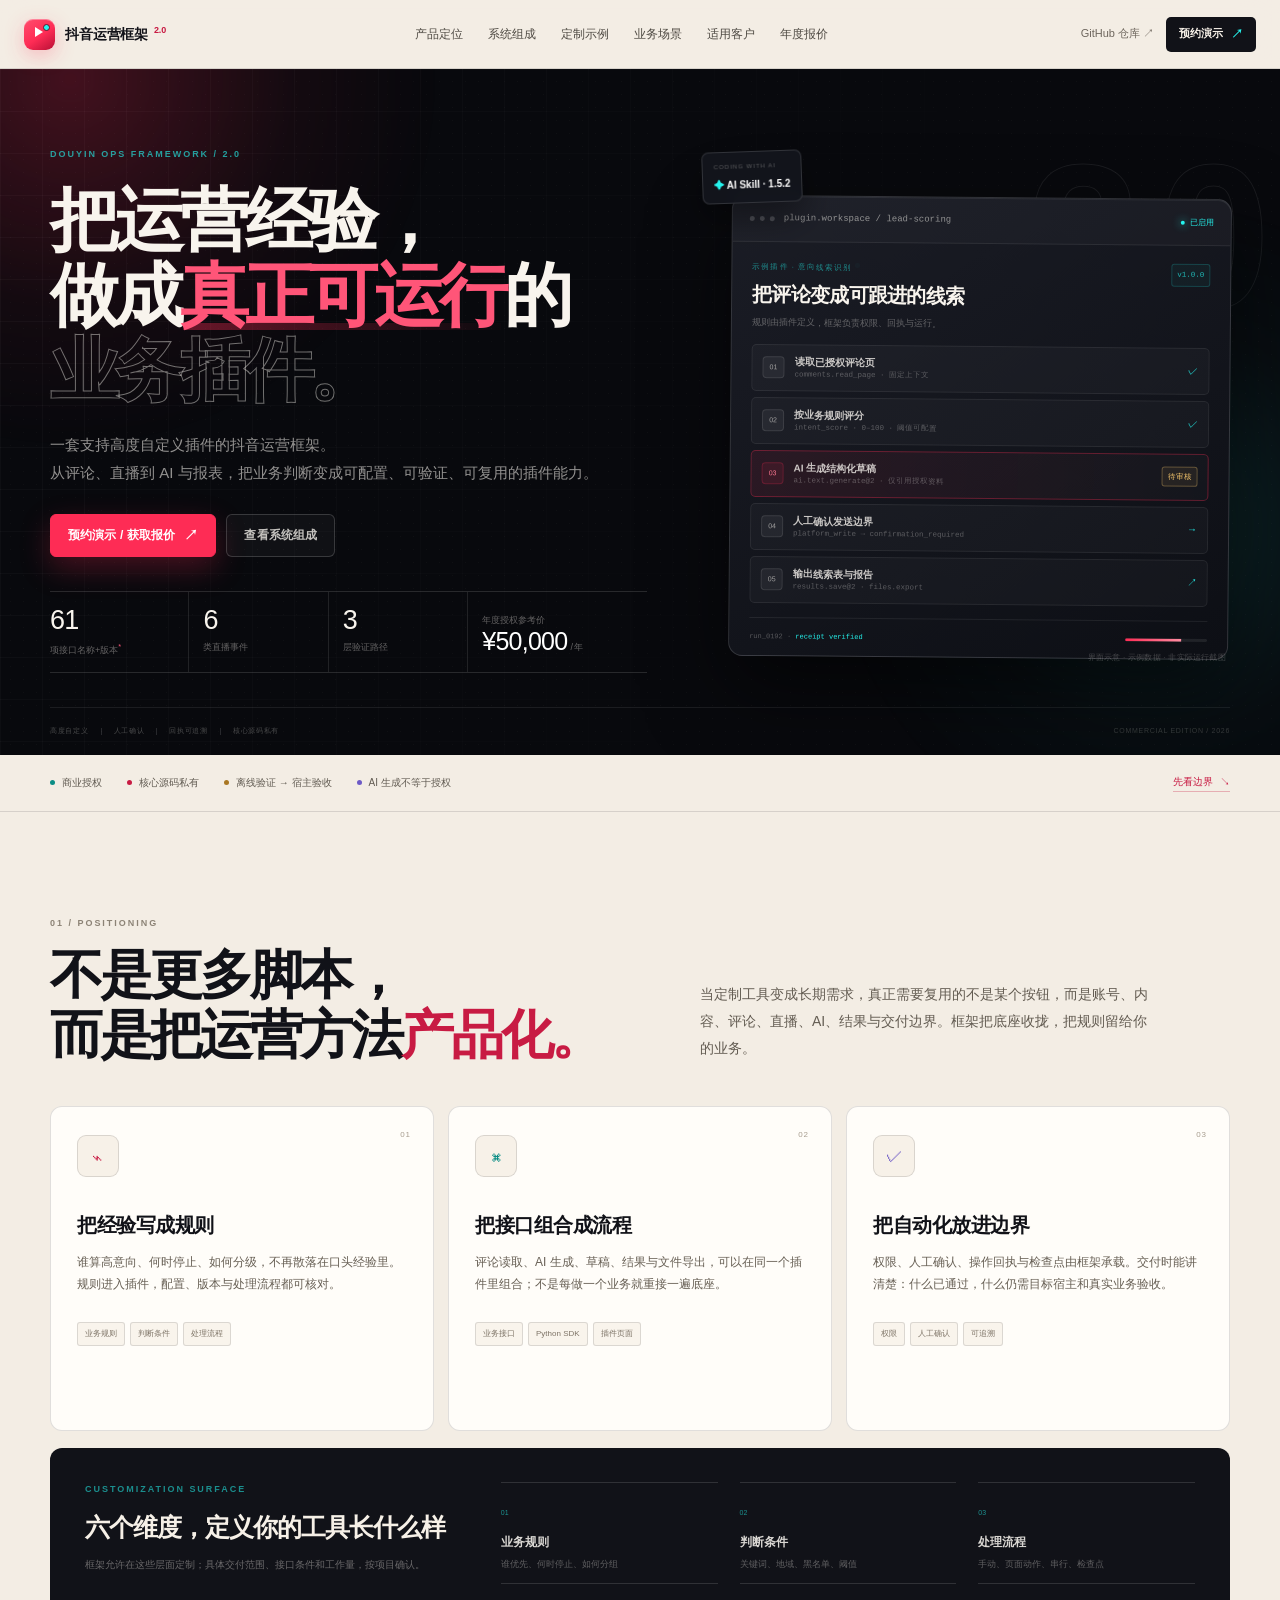
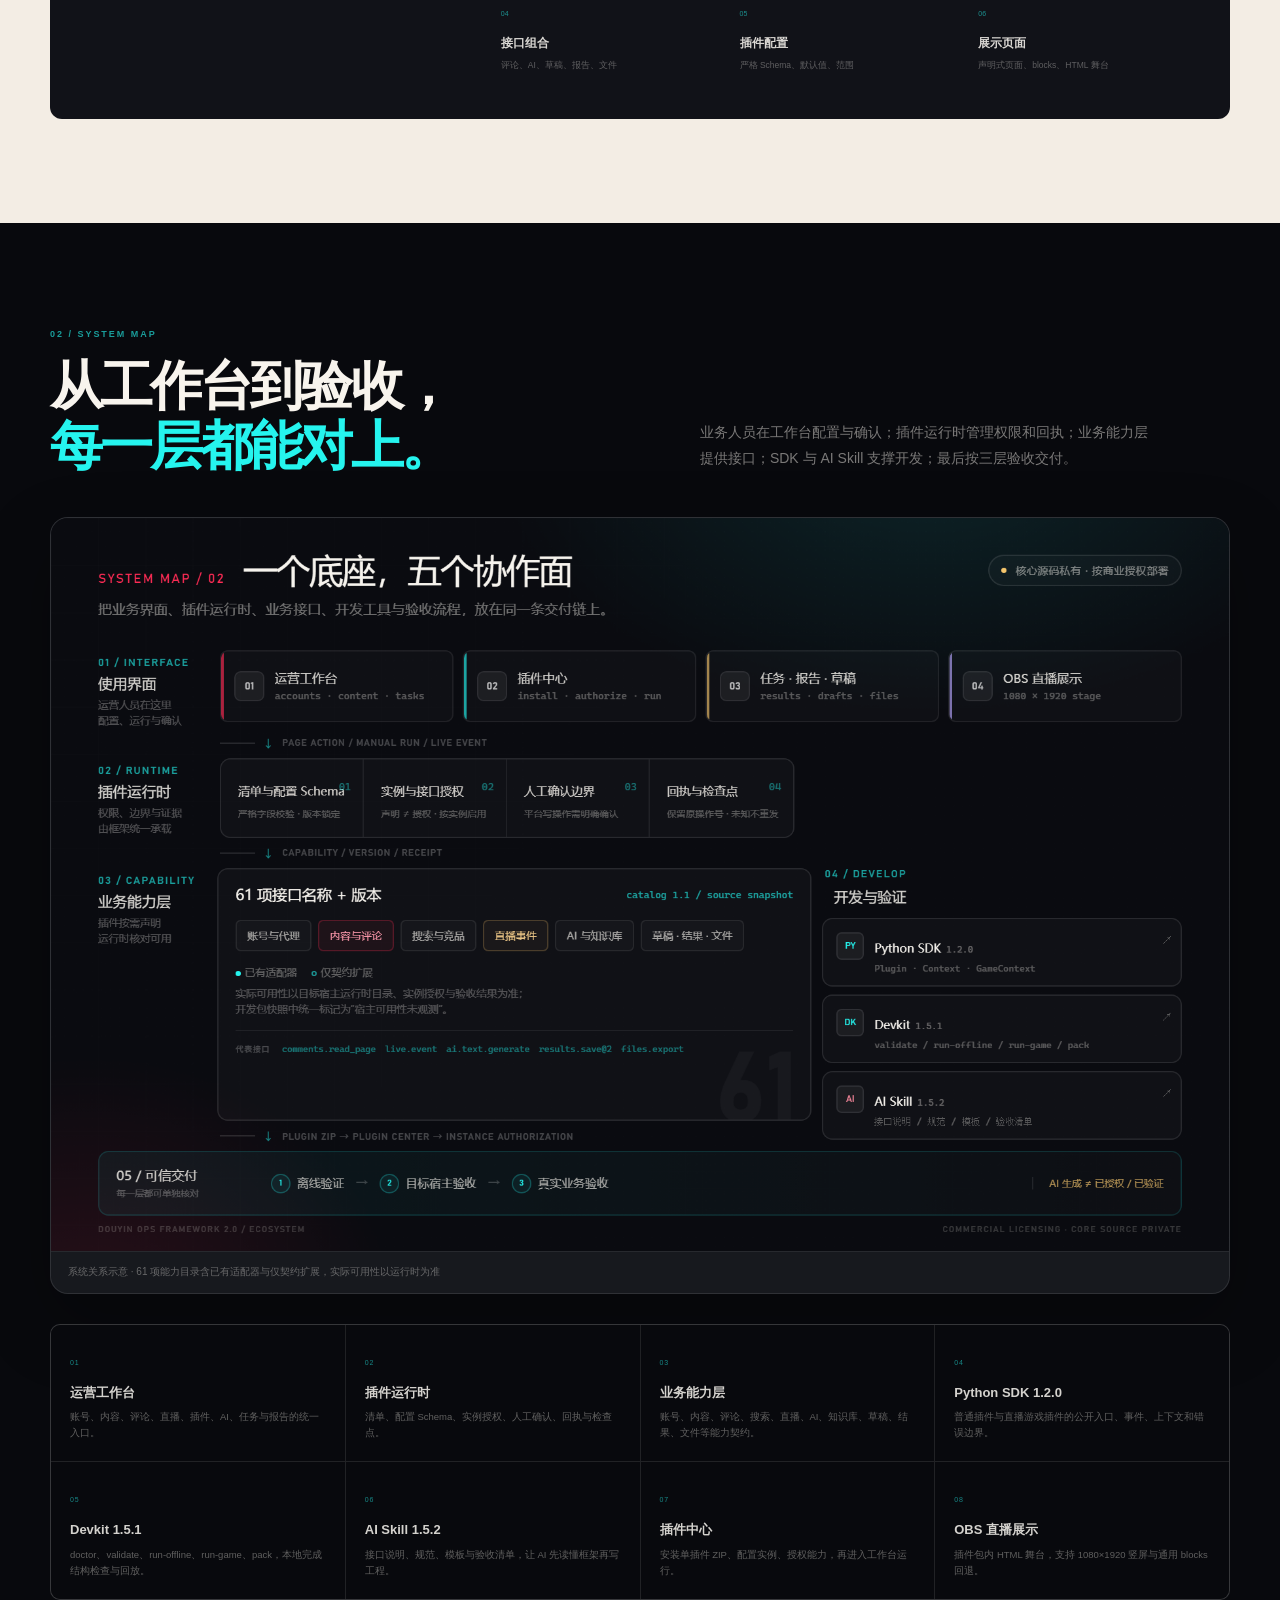
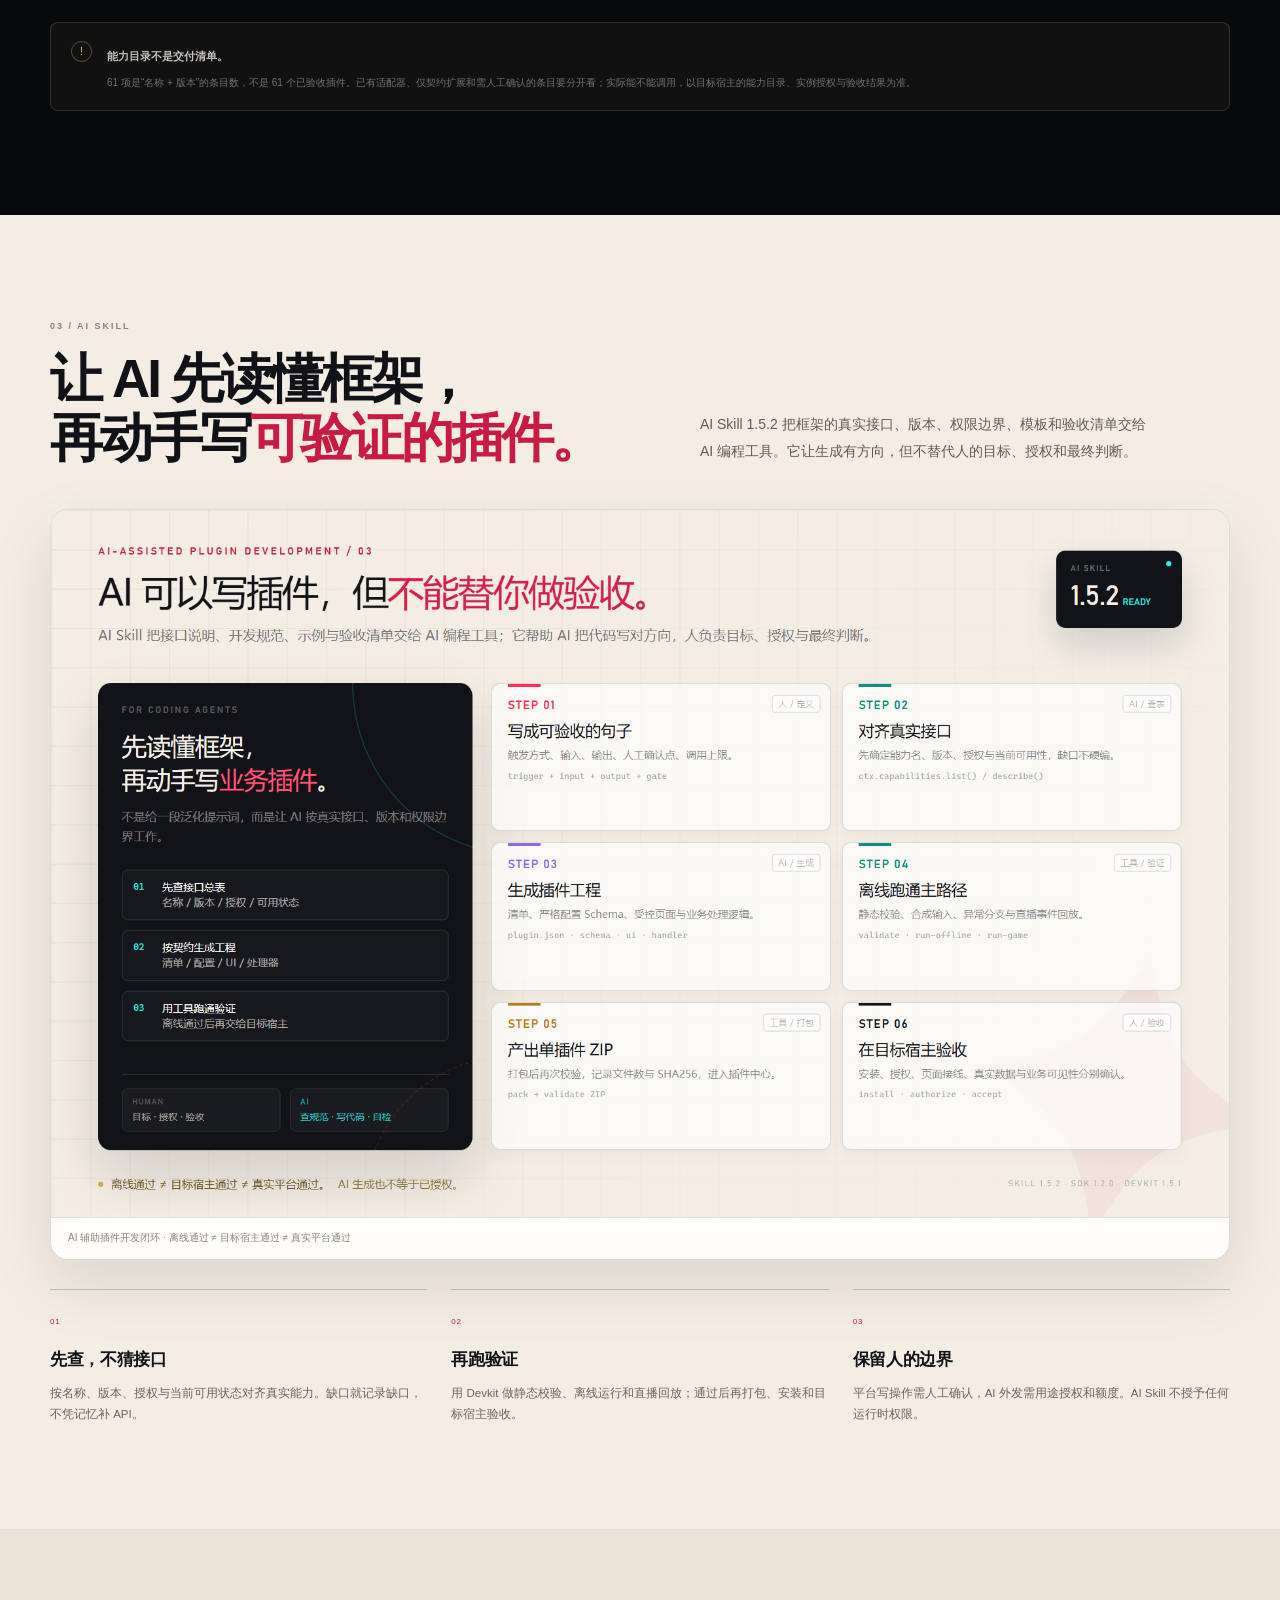
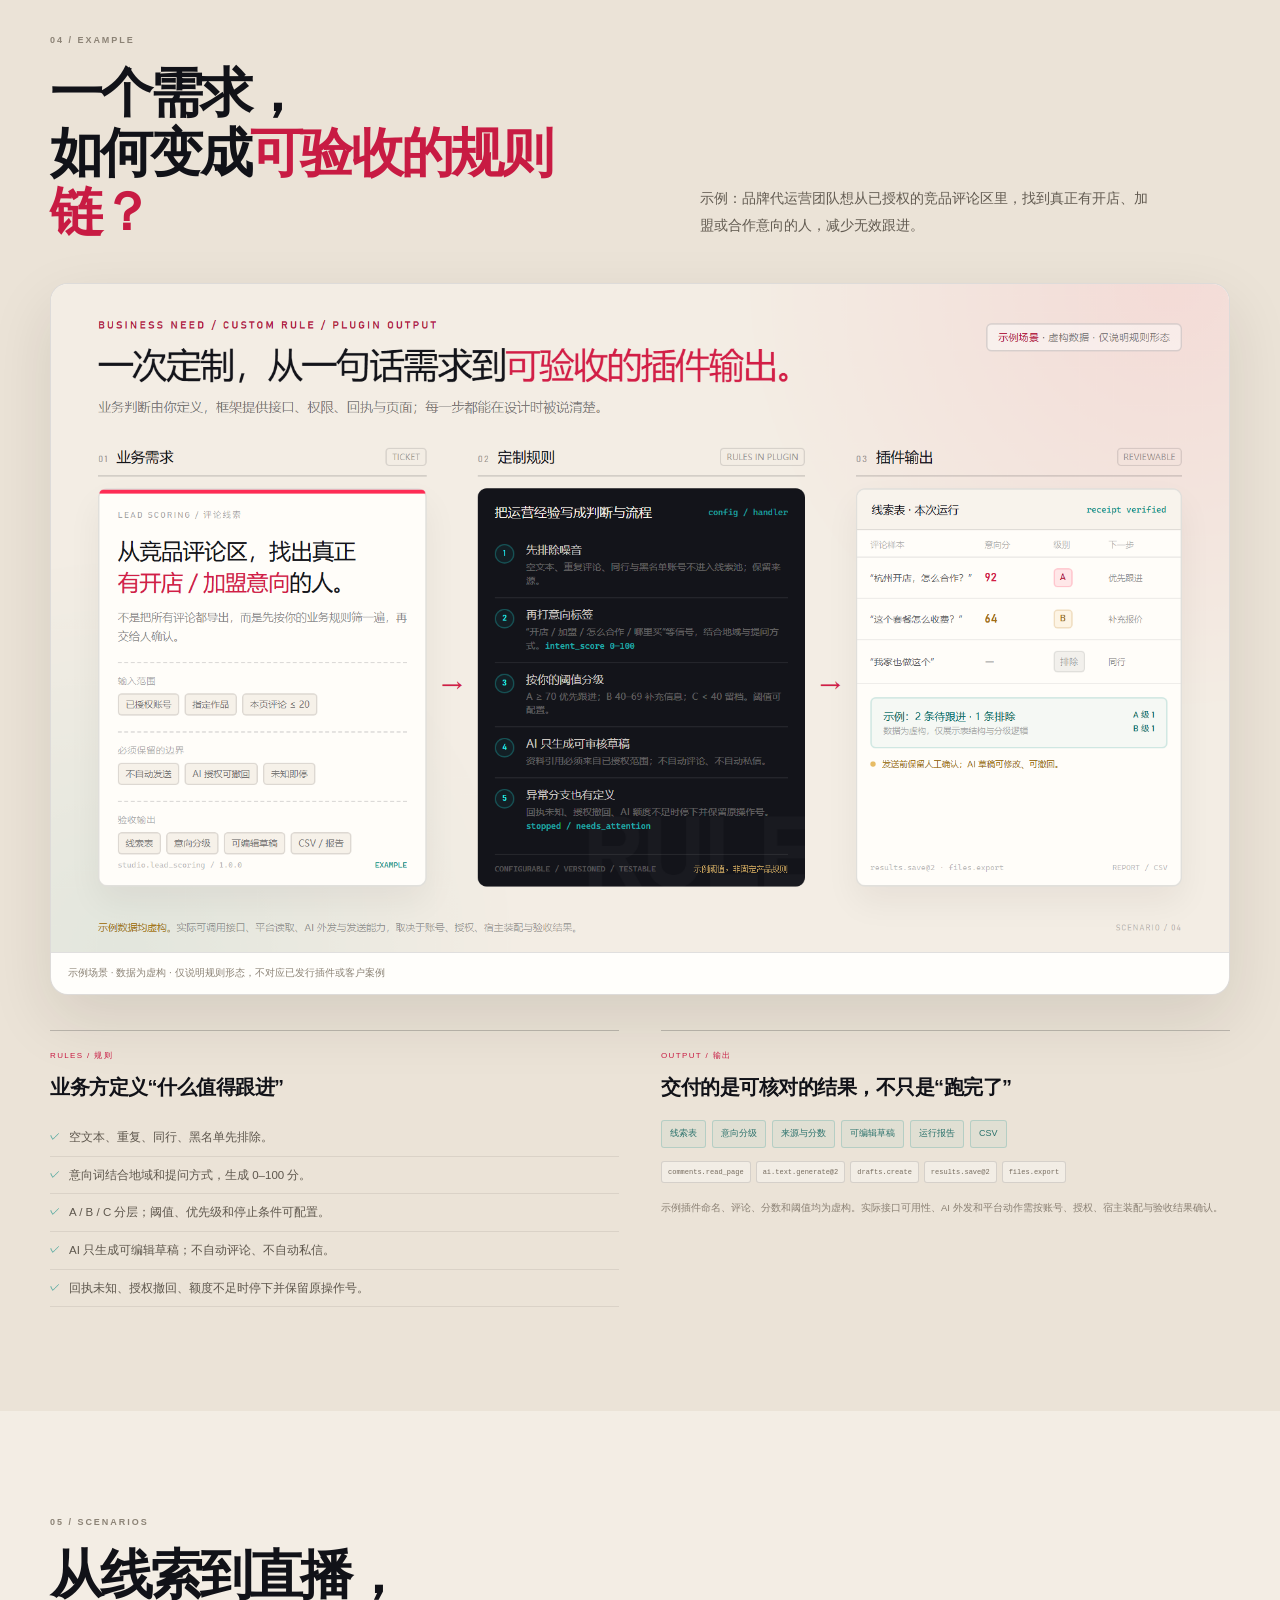
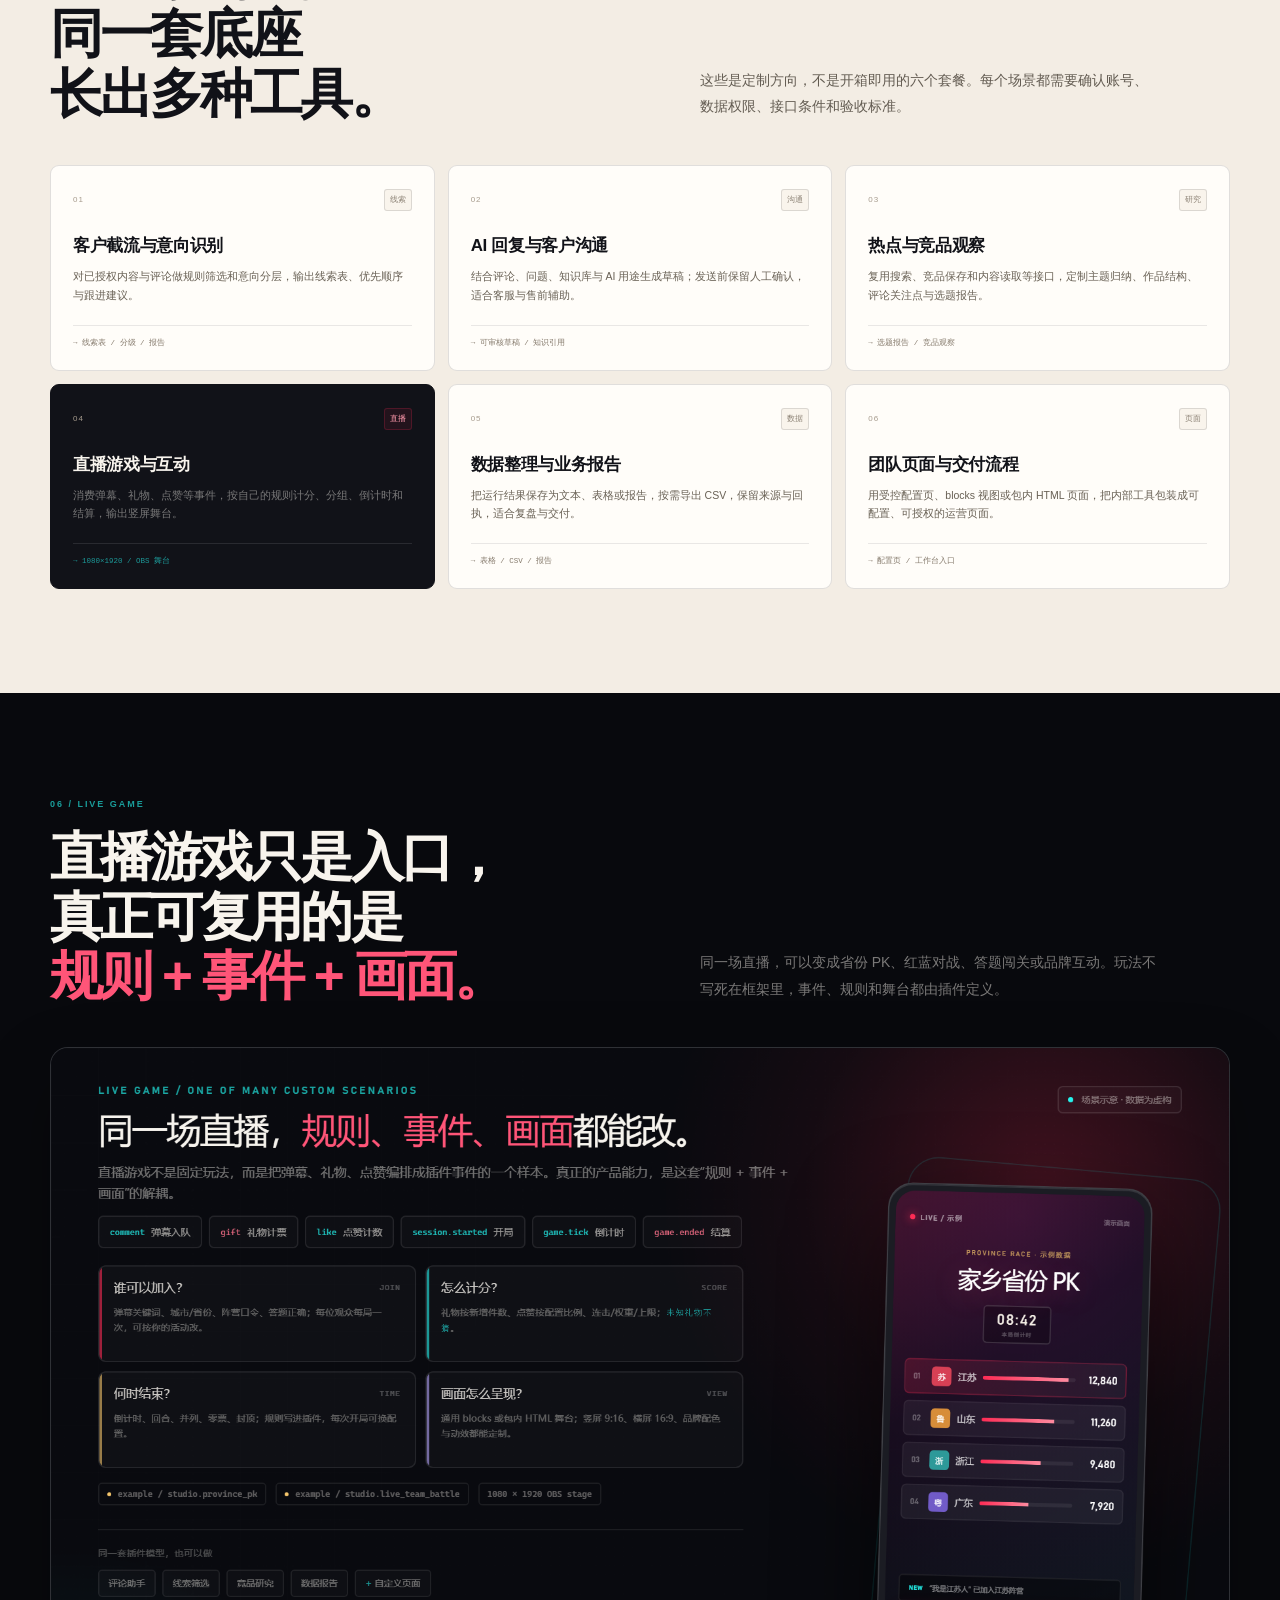
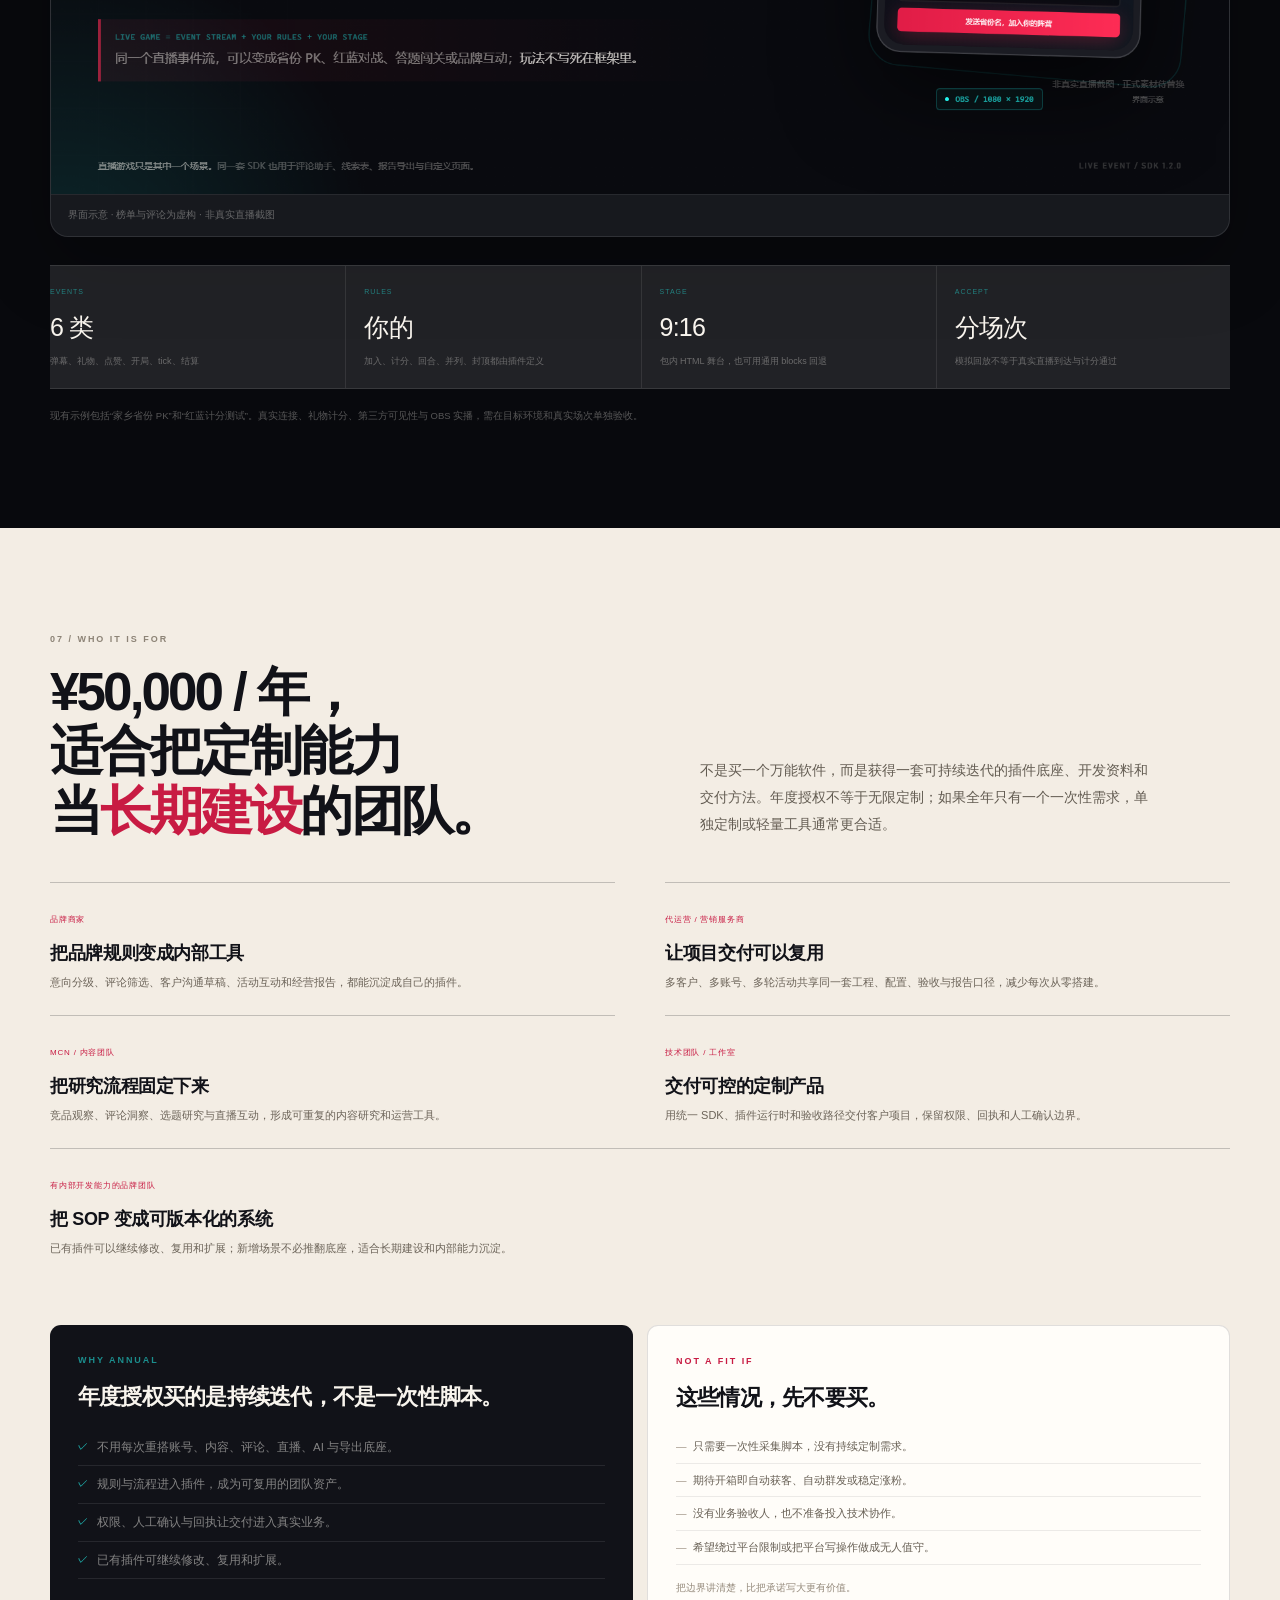
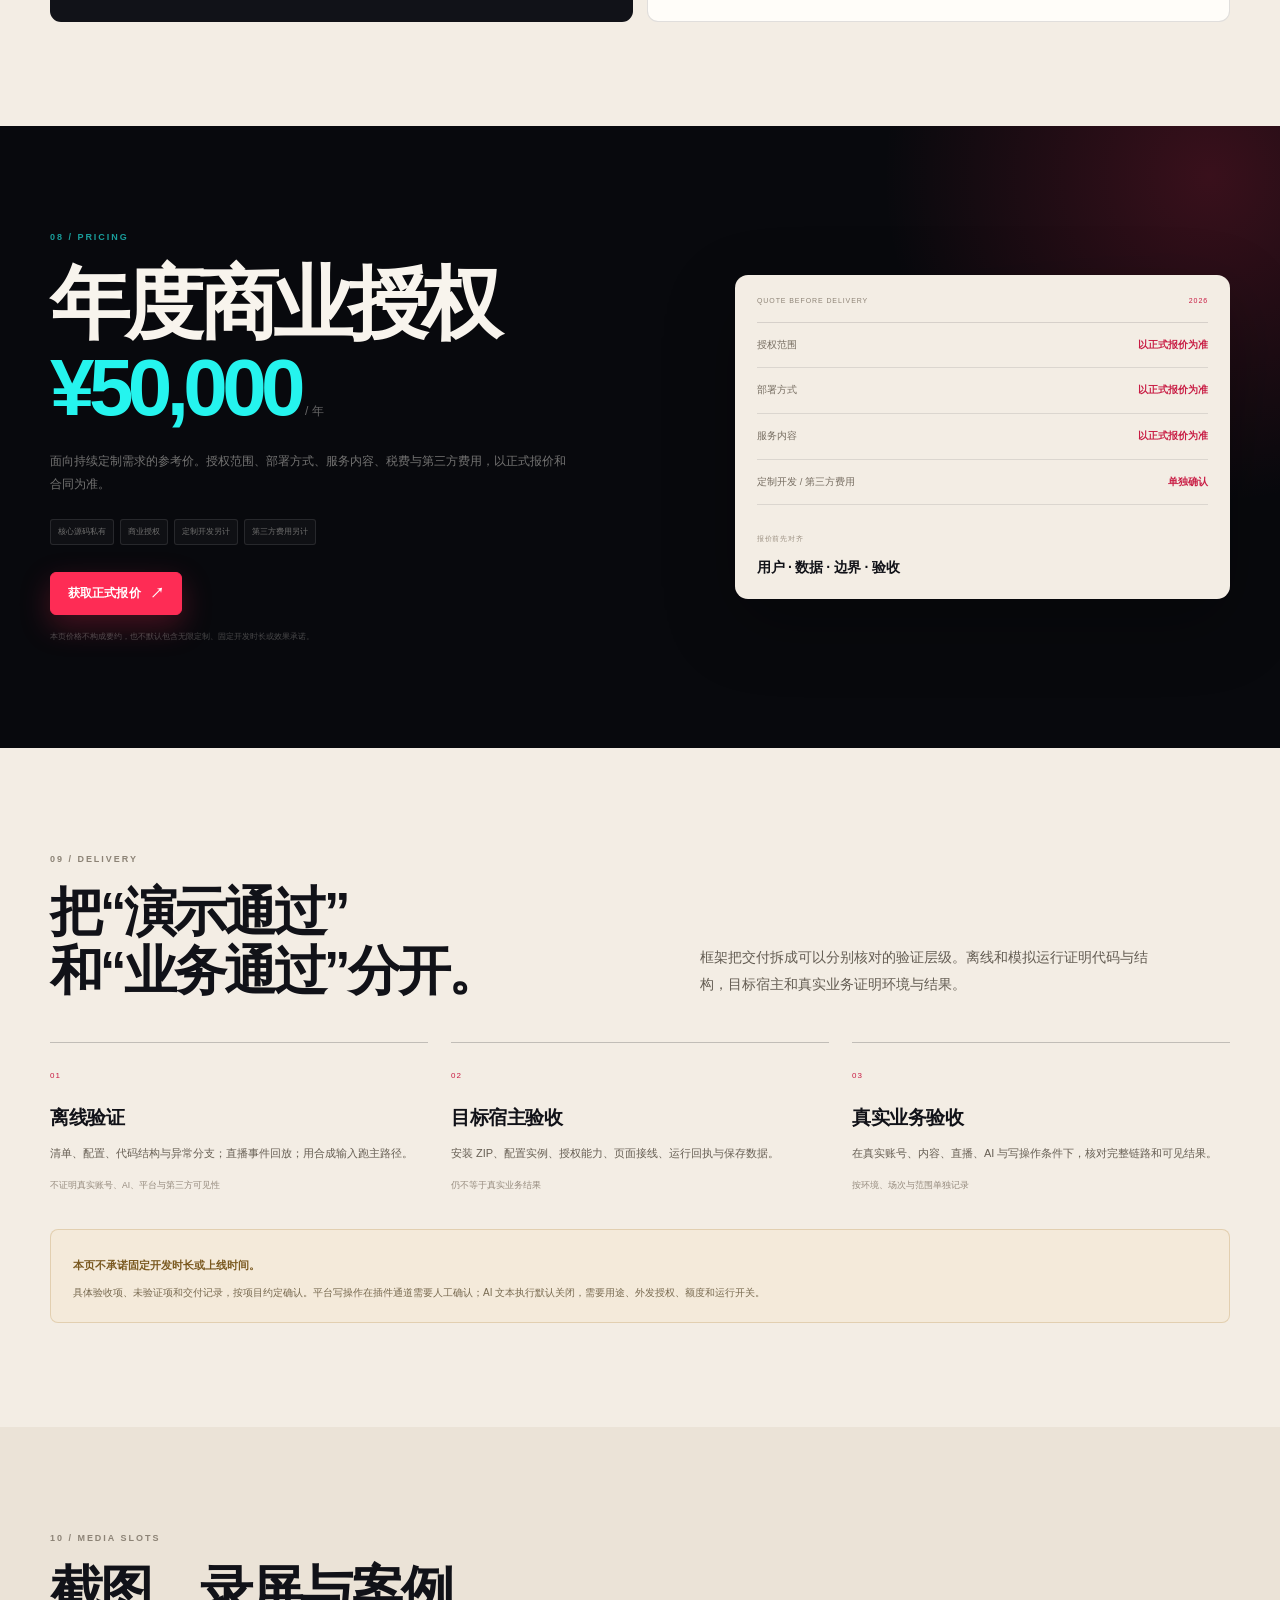
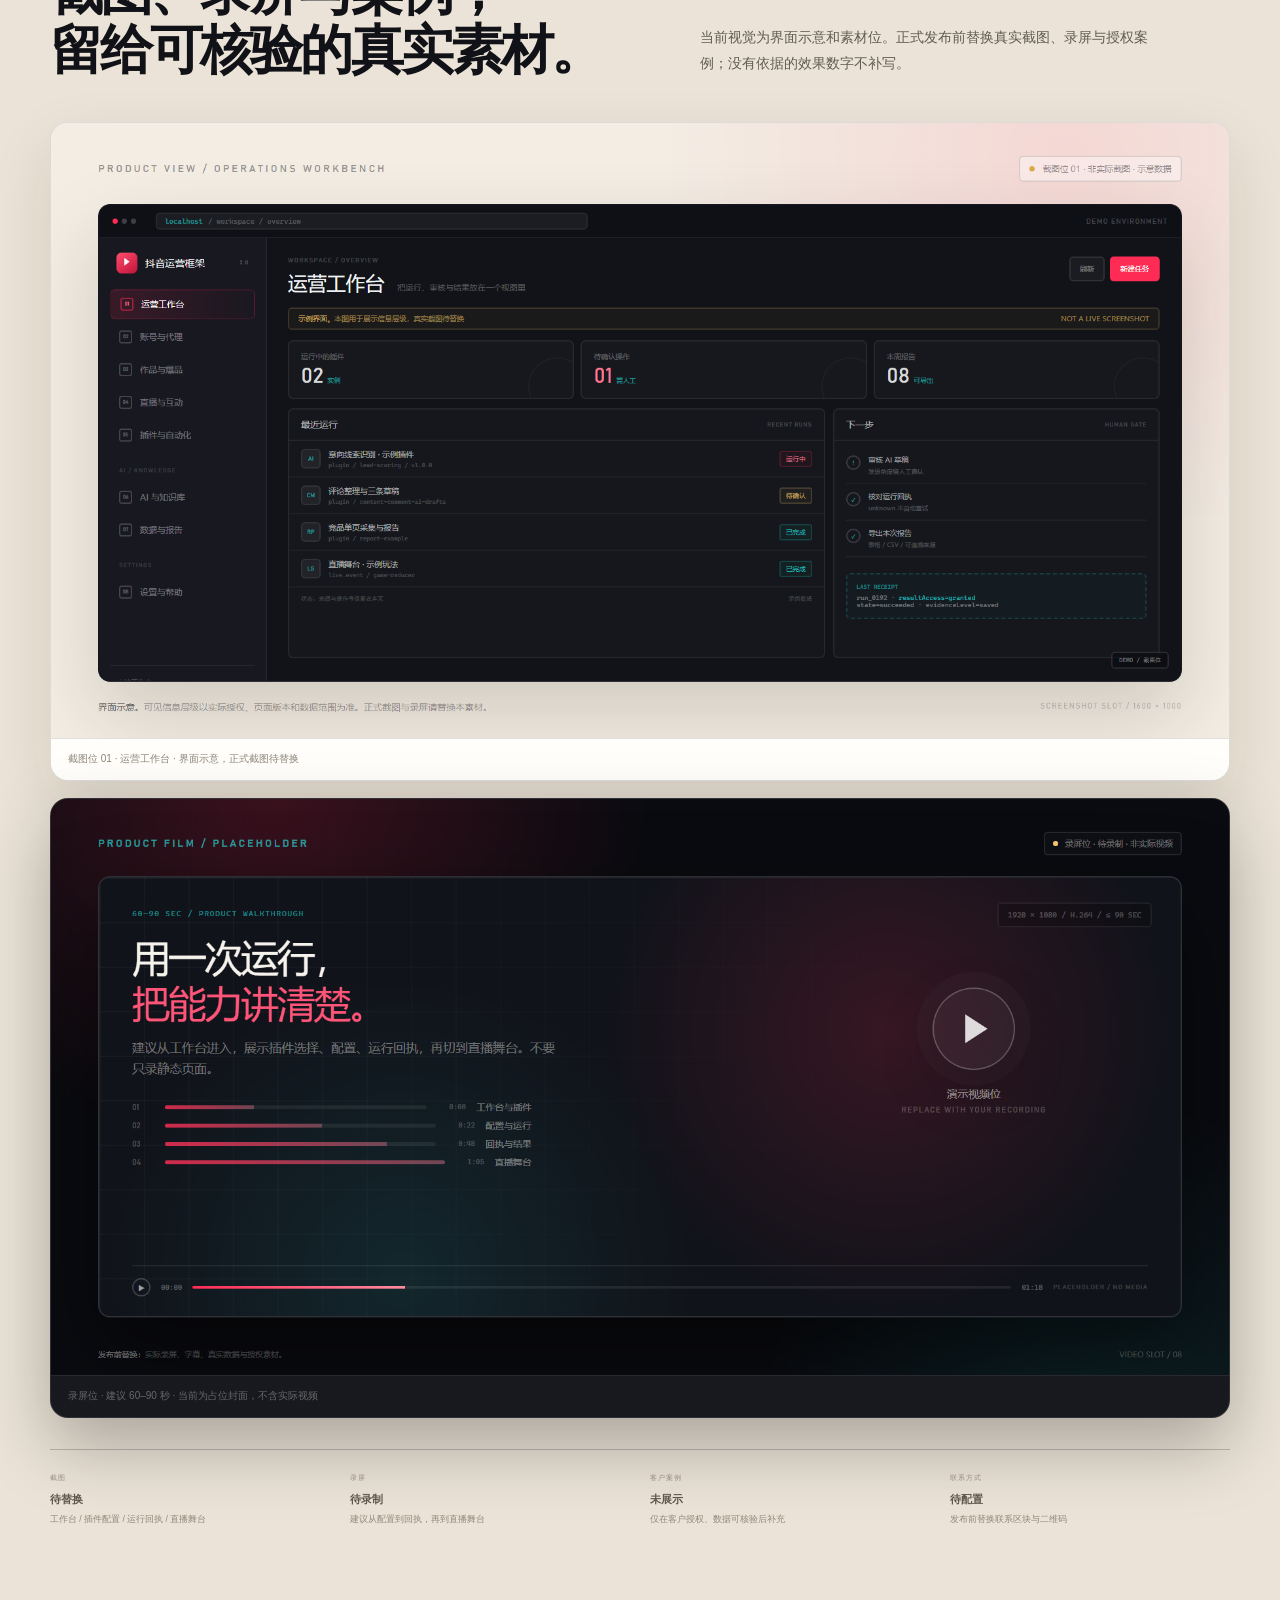
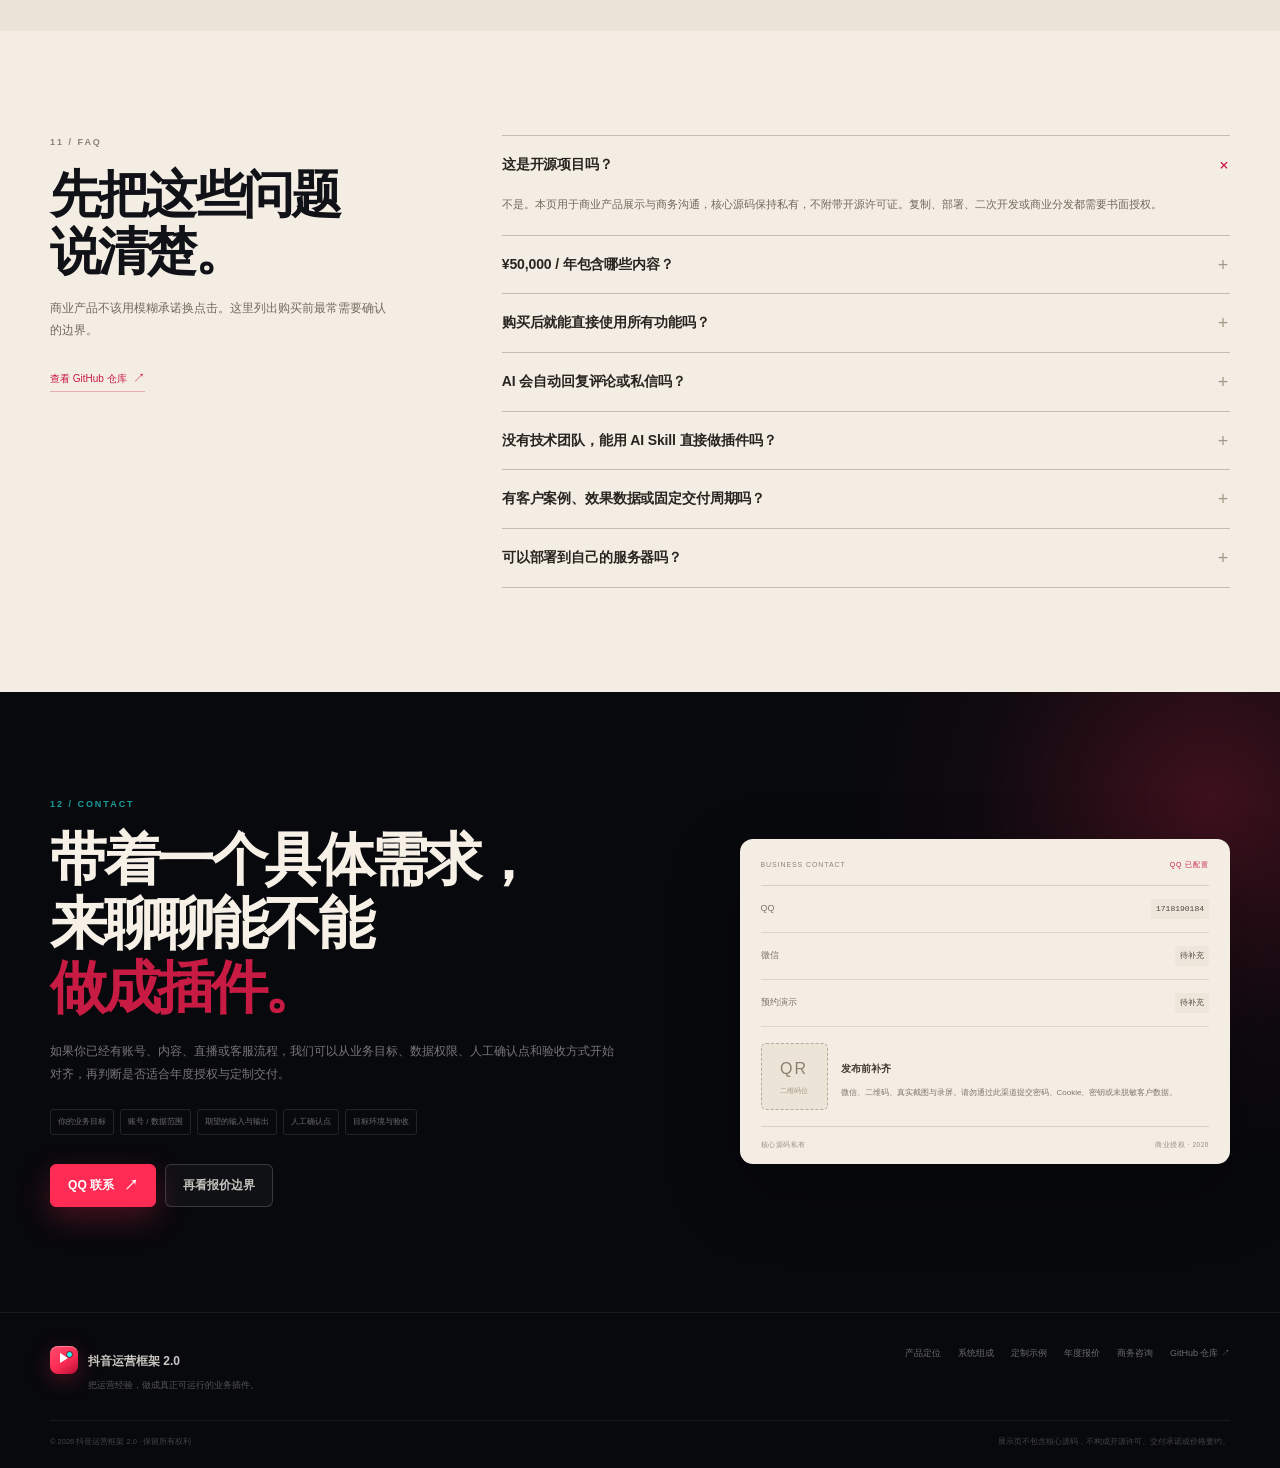
<file: index.html>
<!doctype html>
<html lang="zh-CN">
<head>
<meta charset="utf-8">
<meta name="viewport" content="width=device-width, initial-scale=1">
<title>抖音运营框架 2.0 · 产品页</title>
<meta name="robots" content="noindex,follow">
<link rel="canonical" href="https://wetiao.github.io/douyin-ops-framework-2.0-showcase/preview/">
<meta http-equiv="refresh" content="0; url=https://wetiao.github.io/douyin-ops-framework-2.0-showcase/preview/">
<script>location.replace("https://wetiao.github.io/douyin-ops-framework-2.0-showcase/preview/");</script>
</head>
<body>
<p>正在打开 <a href="https://wetiao.github.io/douyin-ops-framework-2.0-showcase/preview/">抖音运营框架 2.0 产品页</a>。</p>
</body>
</html>
</file>
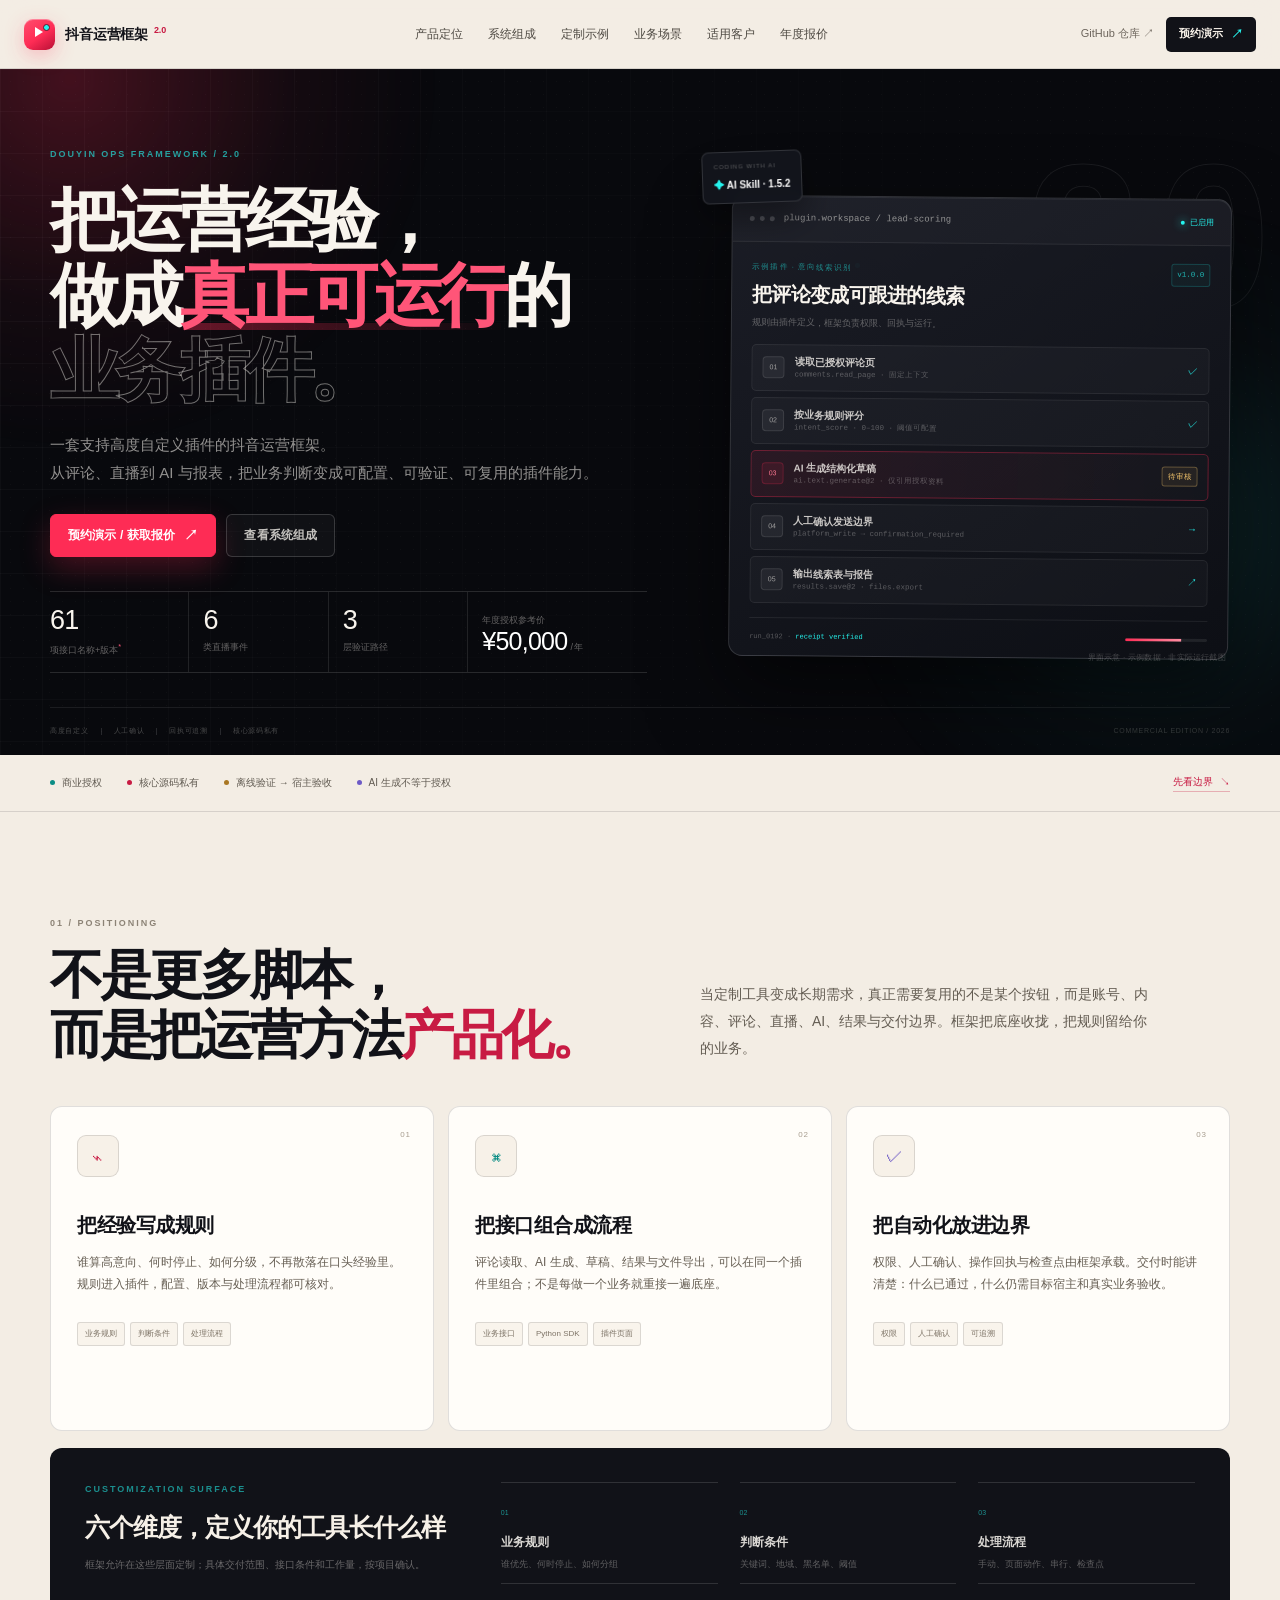
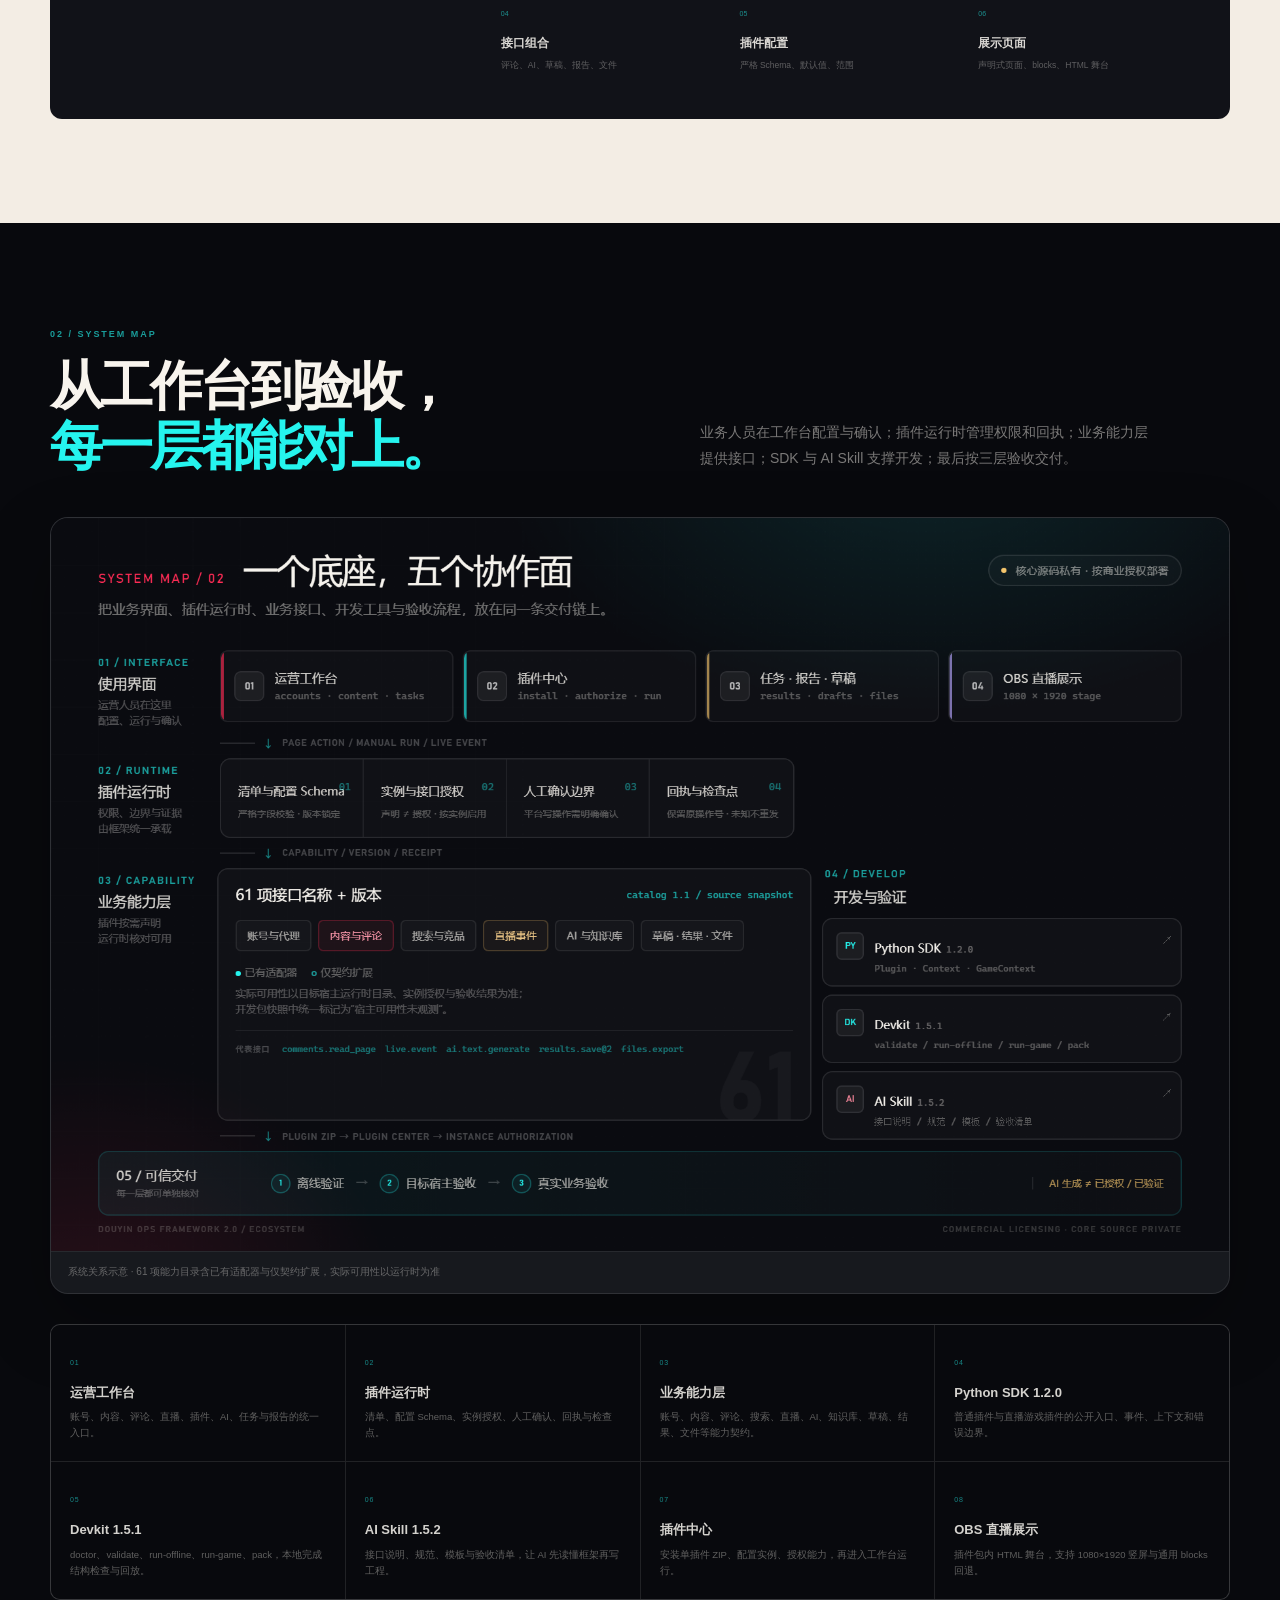
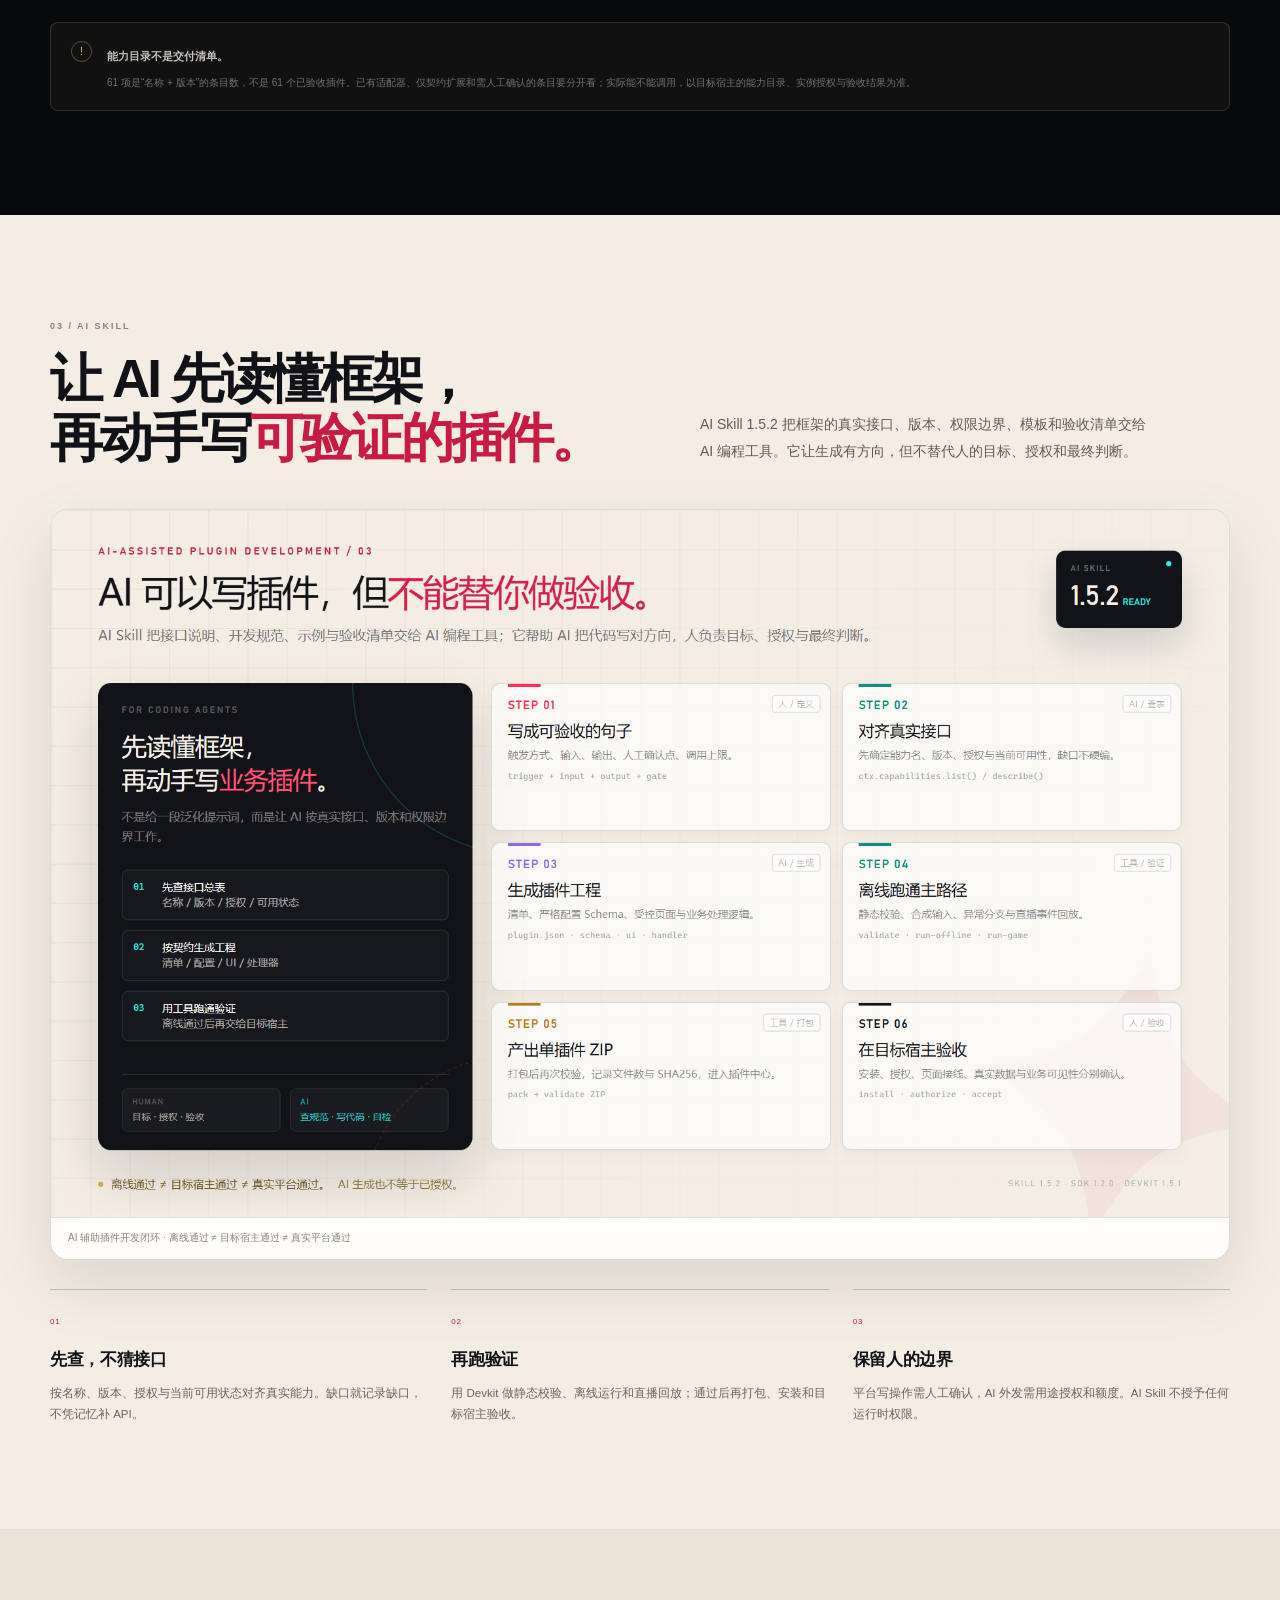
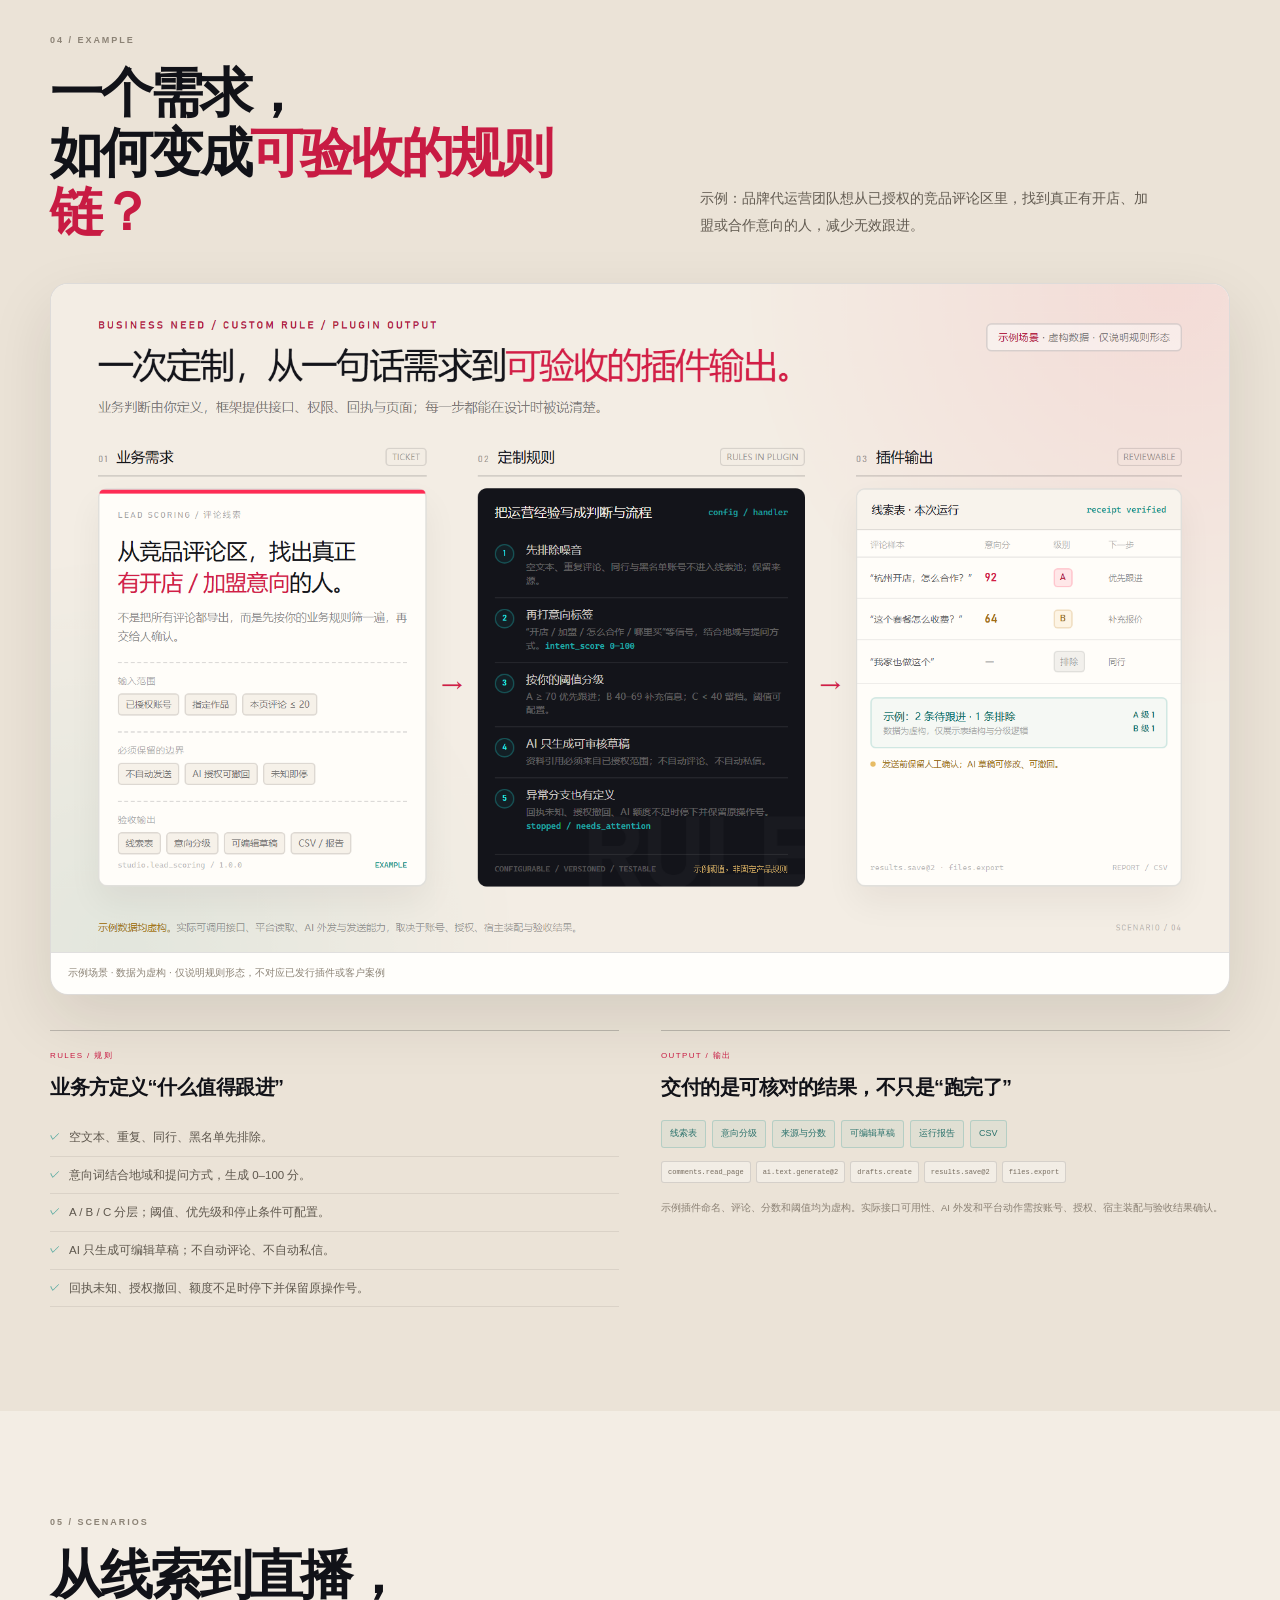
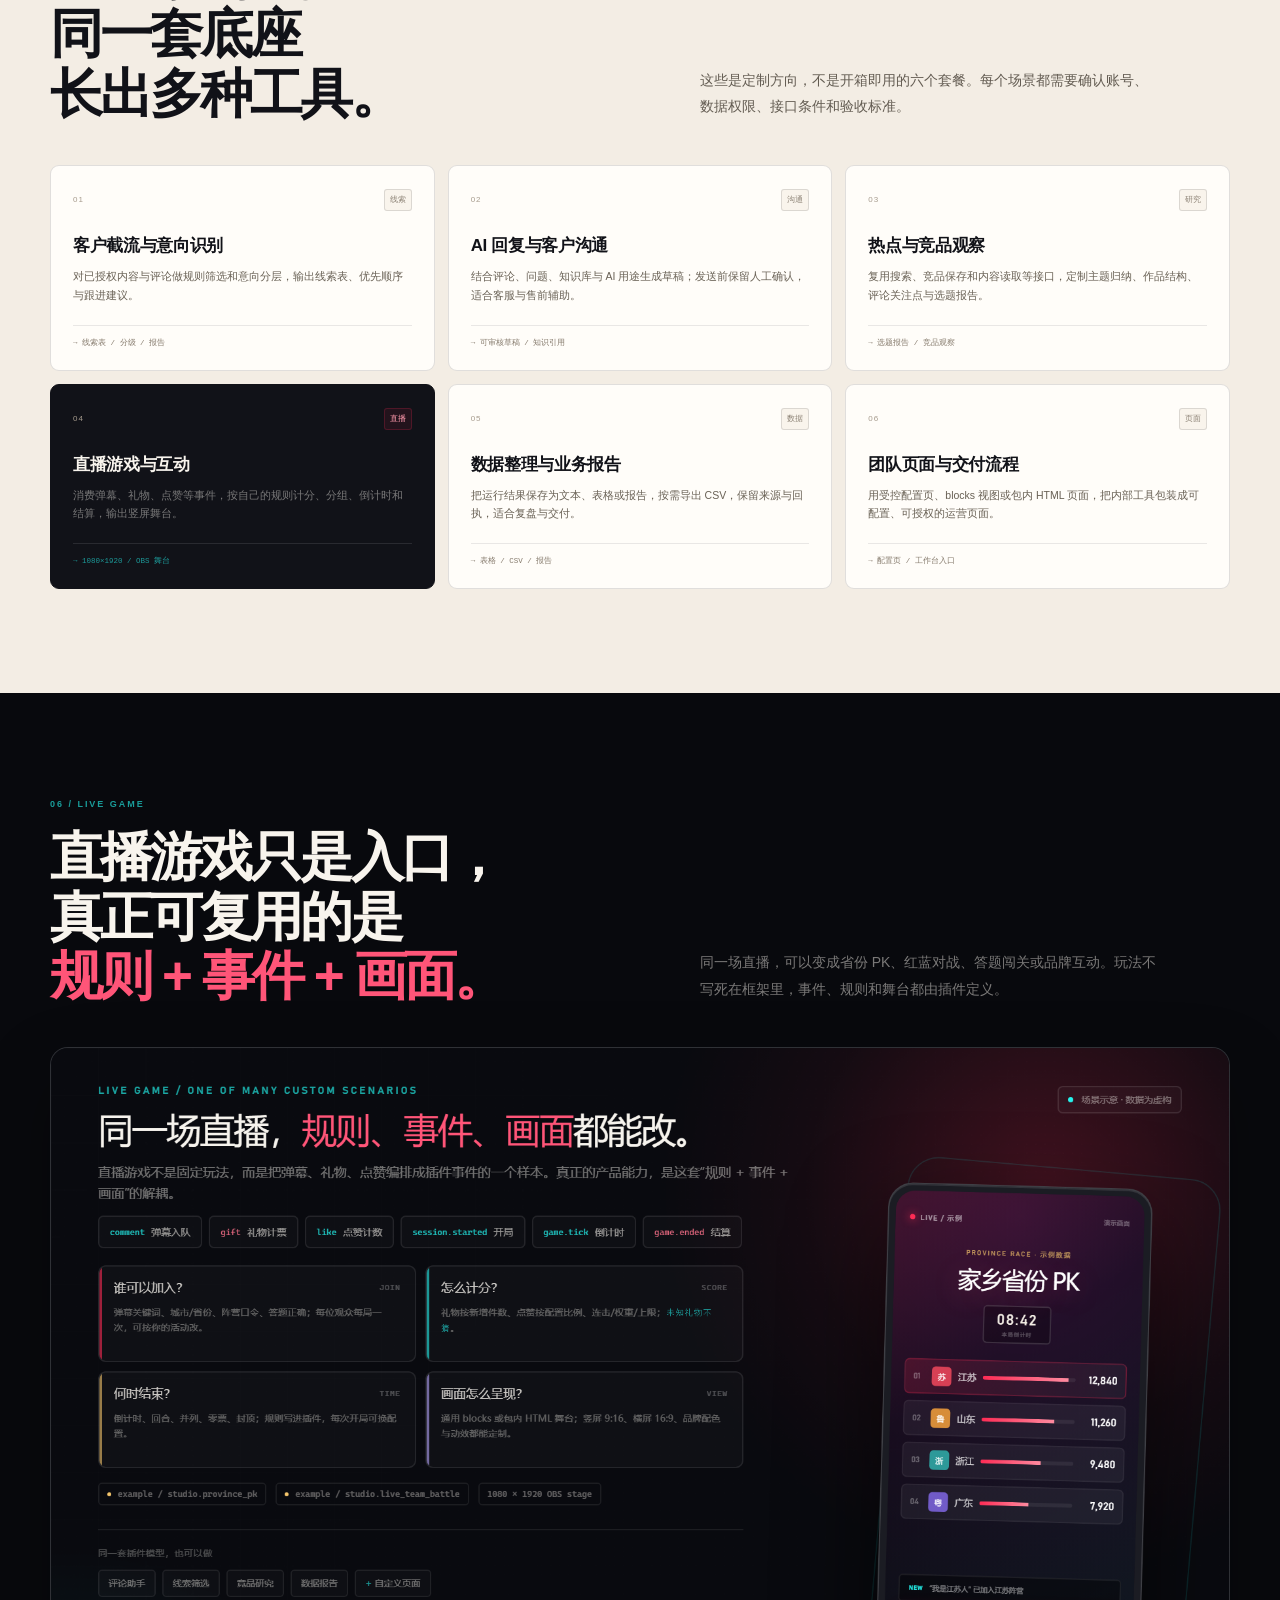
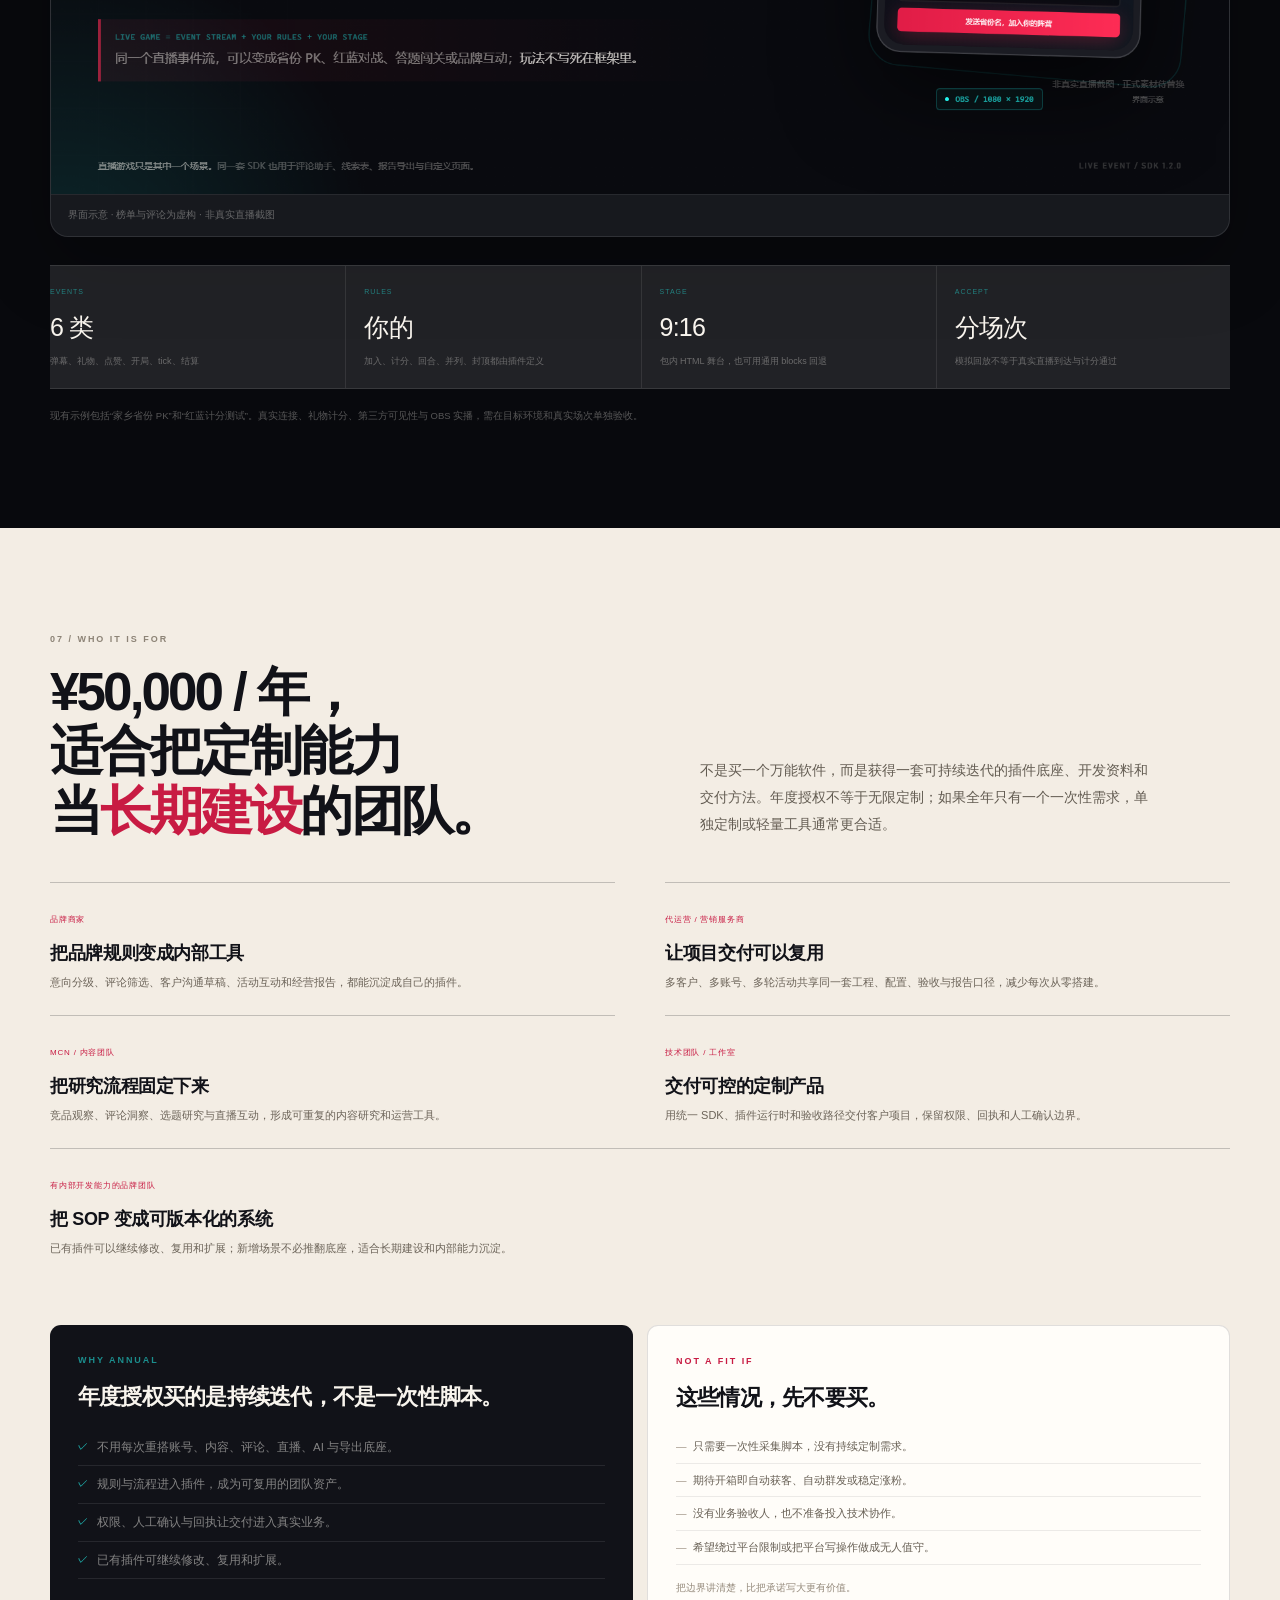
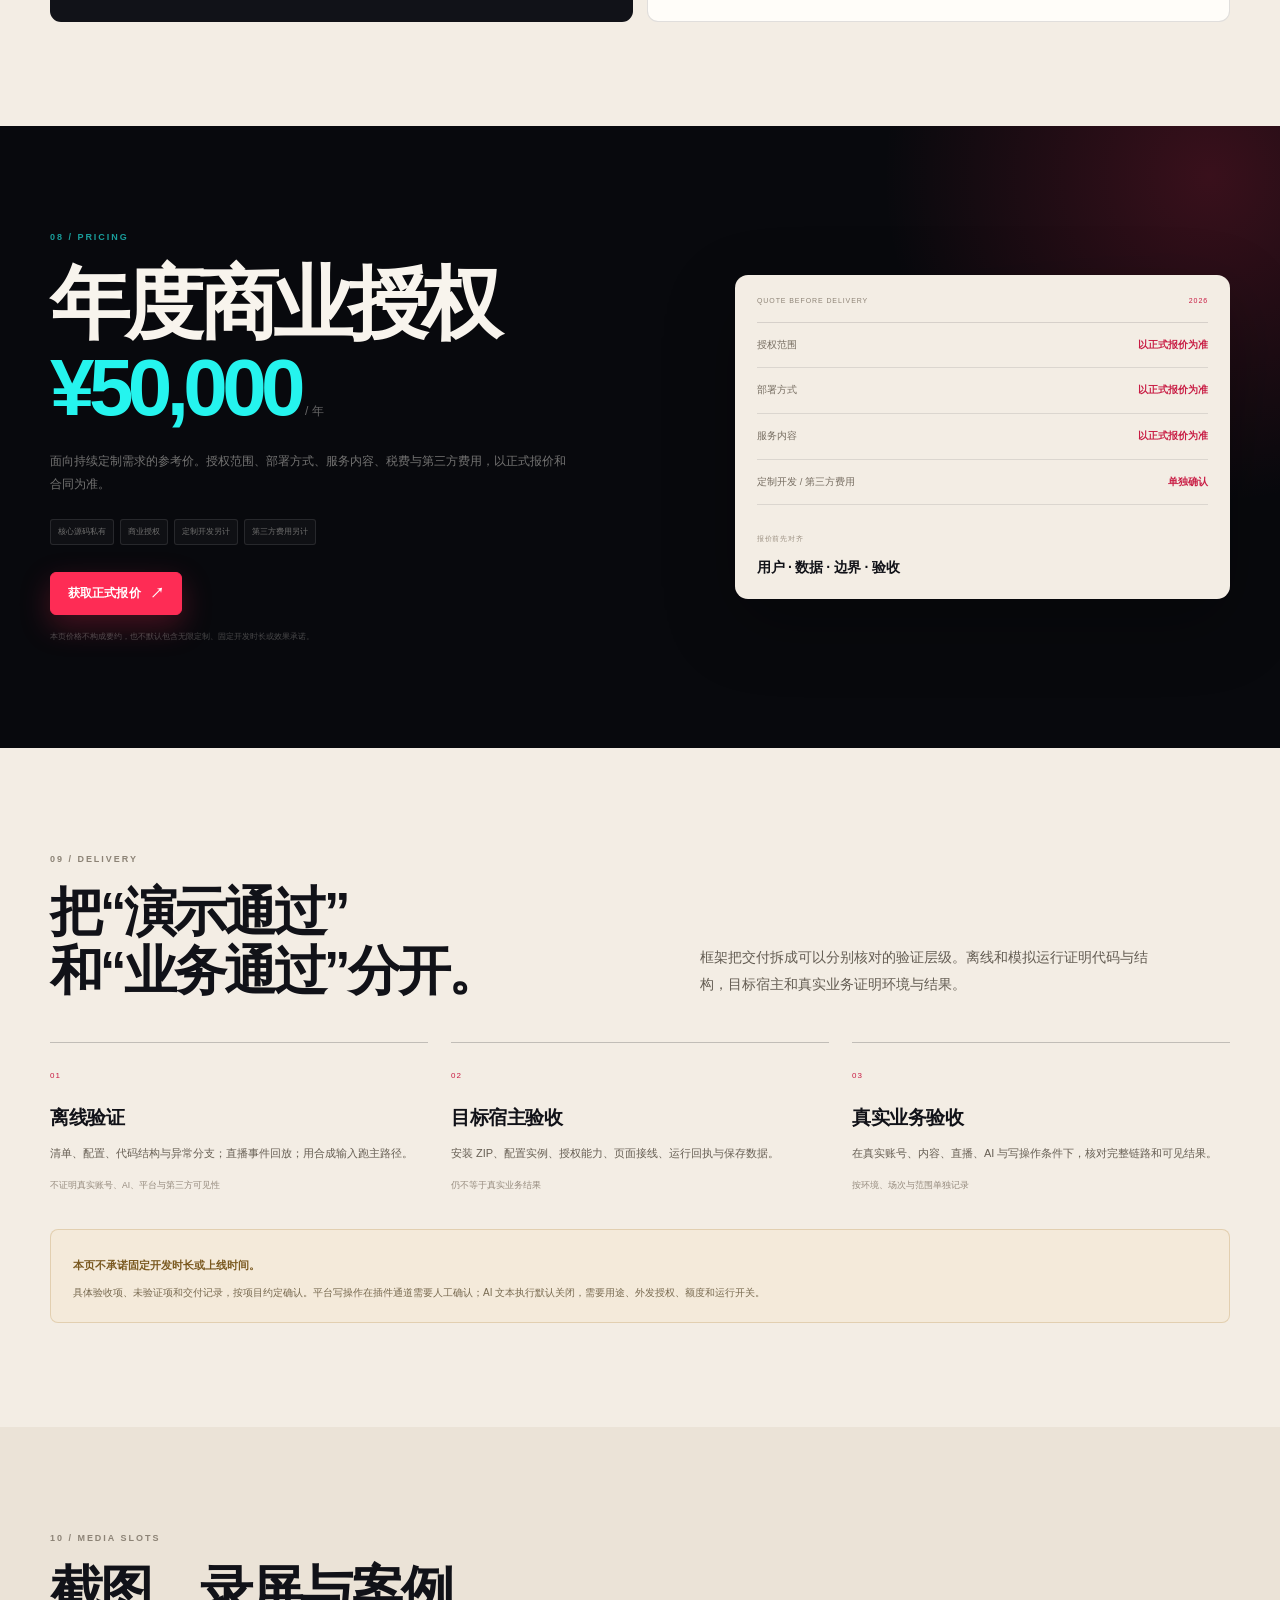
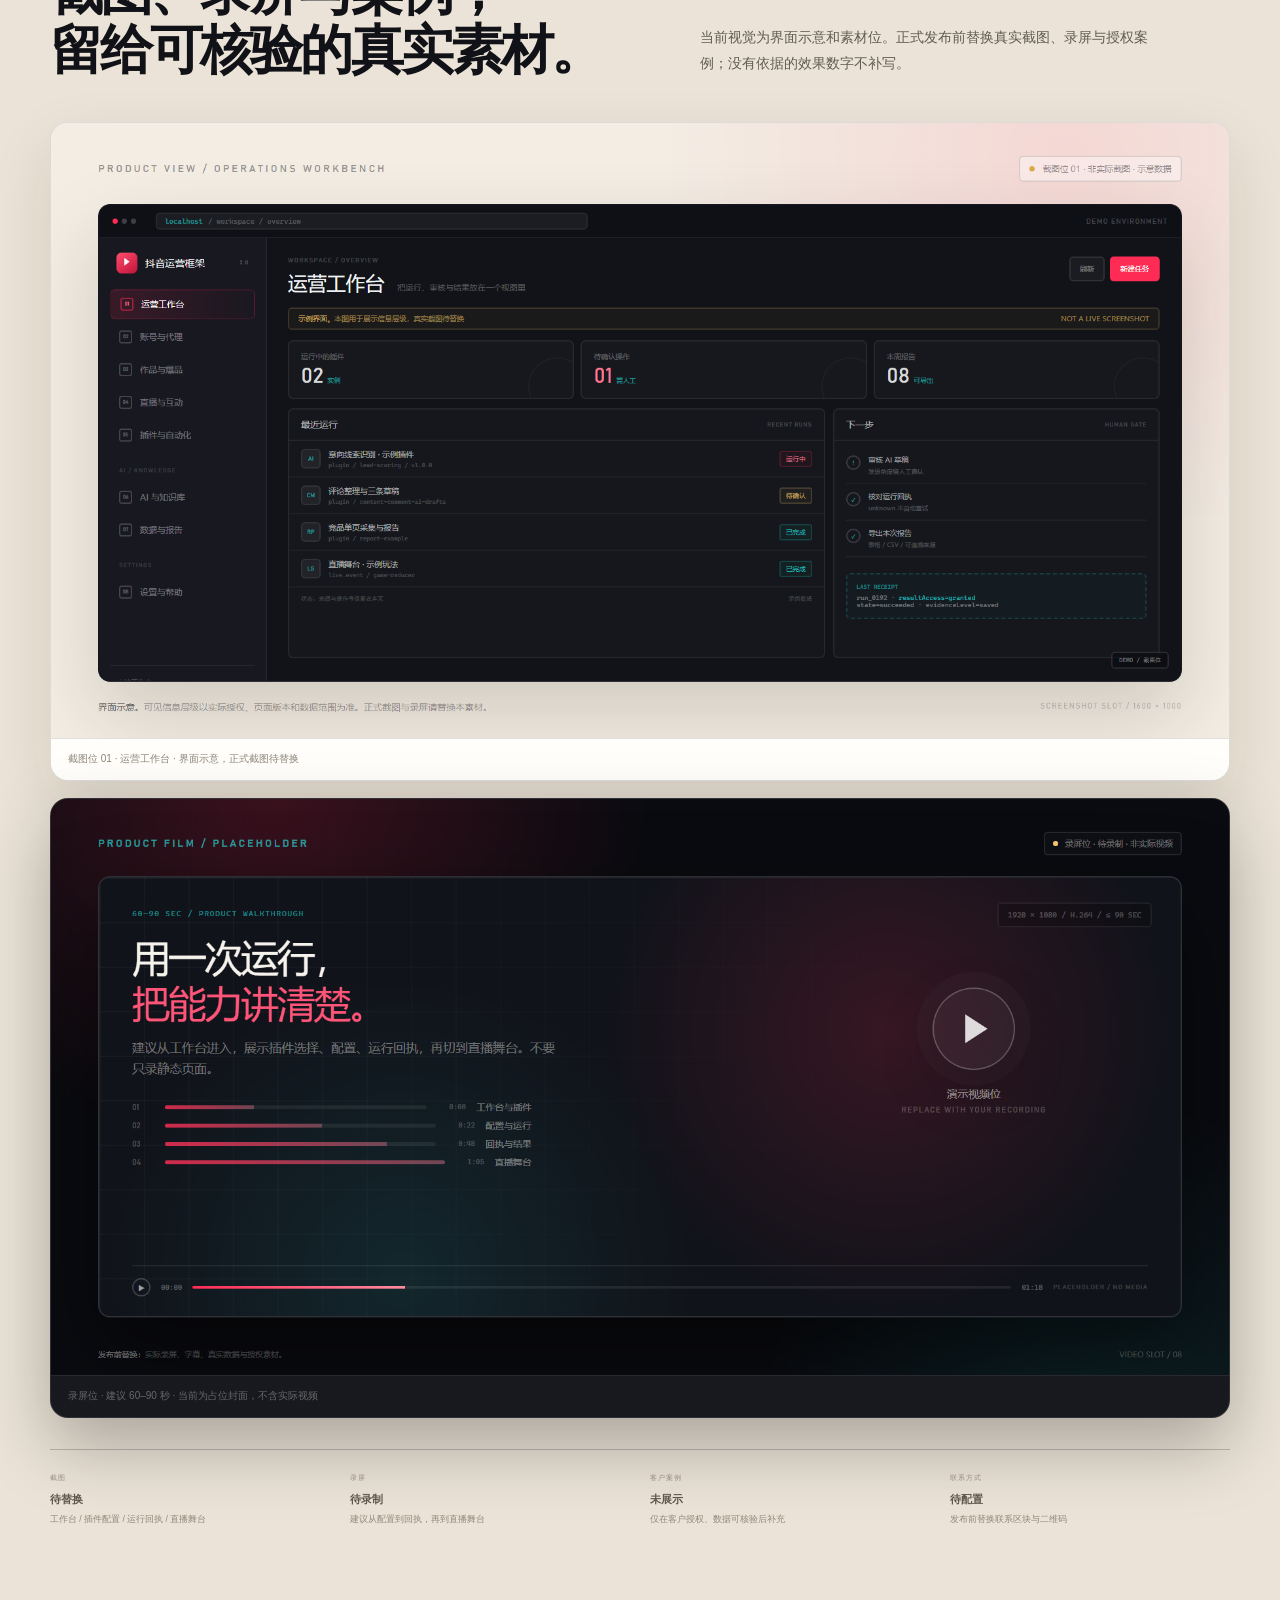
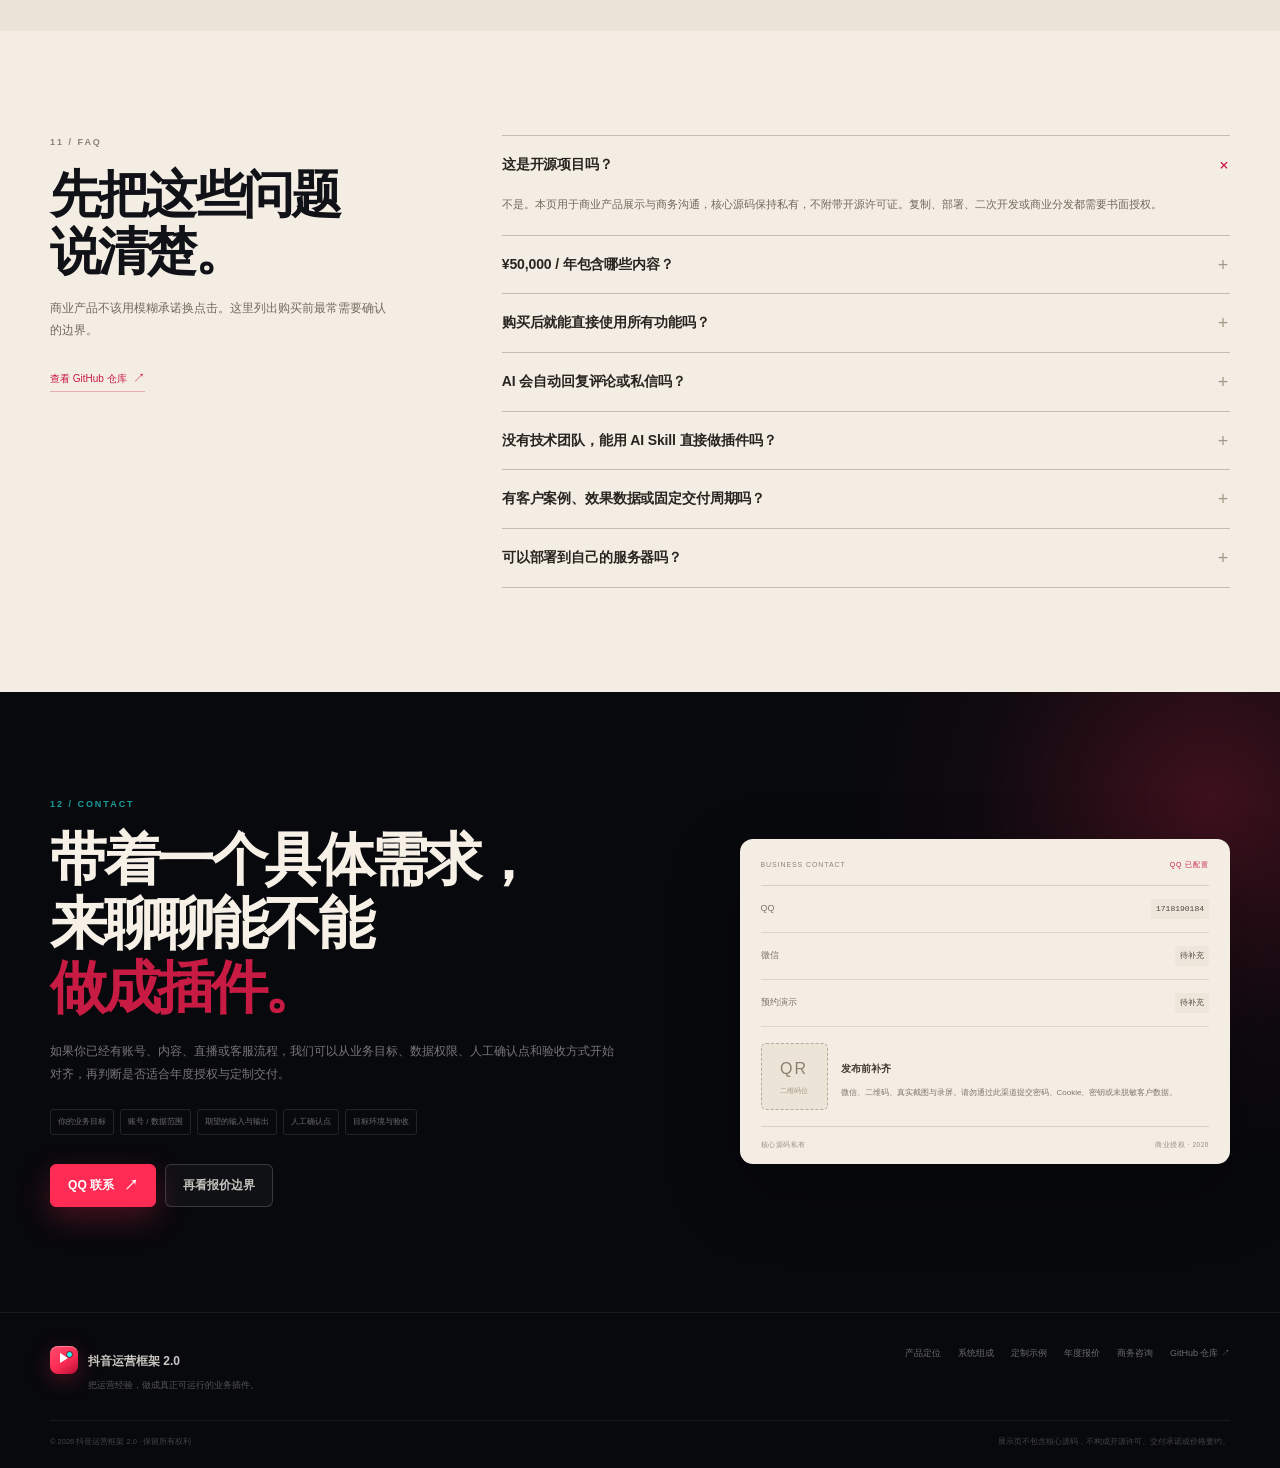
<file: preview/index.html>
<!doctype html>
<html lang="zh-CN">
<head>
<meta charset="utf-8">
<meta name="viewport" content="width=device-width, initial-scale=1">
<meta name="description" content="抖音运营框架 2.0：支持高度自定义插件、丰富业务接口、Python SDK 与 AI Skill 的抖音运营框架。商业授权，核心源码私有，年度参考价 ¥50,000。">
<meta name="robots" content="index,follow,max-image-preview:large">
<meta name="theme-color" content="#08090d">
<link rel="canonical" href="https://wetiao.github.io/douyin-ops-framework-2.0-showcase/preview/">
<link rel="alternate" type="text/plain" href="/douyin-ops-framework-2.0-showcase/llms.txt" title="AI / LLM summary">
<meta property="og:type" content="website">
<meta property="og:locale" content="zh_CN">
<meta property="og:site_name" content="抖音运营框架 2.0">
<meta property="og:url" content="https://wetiao.github.io/douyin-ops-framework-2.0-showcase/preview/">
<meta property="og:title" content="抖音运营框架 2.0 · 把运营经验做成业务插件">
<meta property="og:description" content="高度自定义插件 · 丰富业务接口 · Python SDK · AI Skill。商业授权，核心源码私有，年度参考价 ¥50,000。">
<meta property="og:image" content="https://wetiao.github.io/douyin-ops-framework-2.0-showcase/assets/og-cover.png">
<meta property="og:image:width" content="1280">
<meta property="og:image:height" content="640">
<meta property="og:image:alt" content="抖音运营框架 2.0：把运营经验做成真正可运行的业务插件">
<meta name="twitter:card" content="summary_large_image">
<meta name="twitter:title" content="抖音运营框架 2.0 · 把运营经验做成业务插件">
<meta name="twitter:description" content="高度自定义插件 · 丰富业务接口 · Python SDK · AI Skill。商业授权，核心源码私有，年度参考价 ¥50,000。">
<meta name="twitter:image" content="https://wetiao.github.io/douyin-ops-framework-2.0-showcase/assets/og-cover.png">
<title>抖音运营框架 2.0 · 把运营经验做成业务插件</title>
<link rel="icon" href="../assets/favicon.svg" type="image/svg+xml">
<link rel="stylesheet" href="styles.css">
<script type="application/ld+json">
{
  "@context": "https://schema.org",
  "@type": "SoftwareApplication",
  "name": "抖音运营框架 2.0",
  "alternateName": "Douyin Ops Framework 2.0",
  "applicationCategory": "BusinessApplication",
  "operatingSystem": "Windows",
  "inLanguage": "zh-CN",
  "description": "支持高度自定义插件、丰富业务接口、Python SDK 与 AI Skill 的抖音运营框架。核心源码私有，商业授权，年度参考价 50000 元。",
  "url": "https://wetiao.github.io/douyin-ops-framework-2.0-showcase/preview/",
  "image": "https://wetiao.github.io/douyin-ops-framework-2.0-showcase/assets/og-cover.png",
  "sameAs": "https://github.com/wetiao/douyin-ops-framework-2.0-showcase",
  "featureList": [
    "高度自定义 Python 插件",
    "AI 插件开发 Skill",
    "业务接口与插件运行时",
    "离线验证与目标宿主验收",
    "直播游戏与 9:16 舞台"
  ],
  "offers": {
    "@type": "Offer",
    "price": "50000",
    "priceCurrency": "CNY",
    "description": "年度商业授权参考价，具体授权范围、部署方式与服务内容以正式报价为准"
  }
}
</script>
</head>
<body>
<a class="skip-link" href="#main">跳到主要内容</a>

<header class="site-header" id="top">
  <div class="nav-shell">
    <a class="brand" href="#top" aria-label="抖音运营框架 2.0 首页">
      <span class="brand-mark" aria-hidden="true"></span>
      <span class="brand-word">抖音运营框架 <b>2.0</b></span>
    </a>
    <nav class="site-nav" id="site-nav" aria-label="主导航">
      <a href="#positioning">产品定位</a>
      <a href="#system">系统组成</a>
      <a href="#example">定制示例</a>
      <a href="#scenarios">业务场景</a>
      <a href="#customers">适用客户</a>
      <a href="#pricing">年度报价</a>
    </nav>
    <div class="nav-actions">
      <a class="nav-ghost" href="https://github.com/wetiao/douyin-ops-framework-2.0-showcase" target="_blank" rel="noopener">GitHub 仓库 ↗</a>
      <a class="nav-cta" href="#contact">预约演示 <span>↗</span></a>
      <button class="menu-toggle" type="button" aria-controls="site-nav" aria-expanded="false" aria-label="打开导航">
        <span></span><span></span>
      </button>
    </div>
  </div>
</header>

<main id="main">
  <section class="hero" aria-labelledby="hero-title">
    <div class="hero-glow hero-glow-a" aria-hidden="true"></div>
    <div class="hero-glow hero-glow-b" aria-hidden="true"></div>
    <div class="hero-grid page-shell">
      <div class="hero-copy">
        <div class="eyebrow light">DOUYIN OPS FRAMEWORK / 2.0</div>
        <h1 id="hero-title">把运营经验，<br>做成<span class="underline">真正可运行</span>的<br><span class="outline">业务插件。</span></h1>
        <p class="hero-lead">一套支持高度自定义插件的抖音运营框架。<br>从评论、直播到 AI 与报表，把业务判断变成可配置、可验证、可复用的插件能力。</p>
        <div class="hero-actions">
          <a class="btn btn-primary" href="#contact">预约演示 / 获取报价 <span>↗</span></a>
          <a class="btn btn-dark-ghost" href="#system">查看系统组成</a>
        </div>
        <div class="hero-kpis">
          <div><b>61</b><span>项接口名称+版本<sup>*</sup></span></div>
          <div><b>6</b><span>类直播事件</span></div>
          <div><b>3</b><span>层验证路径</span></div>
          <div class="hero-price"><span>年度授权参考价</span><b>¥50,000<small>/ 年</small></b></div>
        </div>
      </div>

      <div class="hero-visual" aria-label="插件工作台界面示意">
        <div class="big-20" aria-hidden="true">2.0</div>
        <div class="orbit" aria-hidden="true"></div>
        <div class="console-card">
          <div class="console-top">
            <span class="win-dots" aria-hidden="true"><i></i><i></i><i></i></span>
            <code>plugin.workspace / lead-scoring</code>
            <span class="console-status">已启用</span>
          </div>
          <div class="console-body">
            <div class="console-heading">
              <div>
                <span class="console-kicker">示例插件 · 意向线索识别</span>
                <h2>把评论变成可跟进的线索</h2>
              </div>
              <span class="version">v1.0.0</span>
            </div>
            <p class="console-note">规则由插件定义，框架负责权限、回执与运行。</p>
            <div class="flow-list">
              <div class="flow-item done"><span class="flow-no">01</span><span><b>读取已授权评论页</b><small>comments.read_page · 固定上下文</small></span><em>✓</em></div>
              <div class="flow-item done"><span class="flow-no">02</span><span><b>按业务规则评分</b><small>intent_score · 0–100 · 阈值可配置</small></span><em>✓</em></div>
              <div class="flow-item active"><span class="flow-no">03</span><span><b>AI 生成结构化草稿</b><small>ai.text.generate@2 · 仅引用授权资料</small></span><i class="wait">待审核</i></div>
              <div class="flow-item"><span class="flow-no">04</span><span><b>人工确认发送边界</b><small>platform_write → confirmation_required</small></span><em>→</em></div>
              <div class="flow-item"><span class="flow-no">05</span><span><b>输出线索表与报告</b><small>results.save@2 · files.export</small></span><em>↗</em></div>
            </div>
          </div>
          <div class="console-foot"><span>run_0192 · <b>receipt verified</b></span><span class="mini-progress"><i></i></span></div>
        </div>
        <div class="ai-float"><span>CODING WITH AI</span><b>✦ AI Skill · 1.5.2</b></div>
        <div class="visual-caption">界面示意 · 示例数据 · 非实际运行截图</div>
      </div>
    </div>
    <div class="hero-bottom page-shell">
      <span>高度自定义</span><i></i><span>人工确认</span><i></i><span>回执可追溯</span><i></i><span>核心源码私有</span>
      <span class="hero-bottom-right">COMMERCIAL EDITION / 2026</span>
    </div>
  </section>

  <div class="trust-strip">
    <div class="page-shell trust-inner">
      <span><i class="dot mint"></i>商业授权</span>
      <span><i class="dot pink"></i>核心源码私有</span>
      <span><i class="dot amber"></i>离线验证 → 宿主验收</span>
      <span><i class="dot lavender"></i>AI 生成不等于授权</span>
      <a href="#faq">先看边界 <span>↘</span></a>
    </div>
  </div>

  <section class="section" id="positioning">
    <div class="page-shell">
      <div class="section-head split-head">
        <div>
          <div class="eyebrow">01 / POSITIONING</div>
          <h2>不是更多脚本，<br>而是把运营方法<span class="pink">产品化。</span></h2>
        </div>
        <p class="section-lead">当定制工具变成长期需求，真正需要复用的不是某个按钮，而是账号、内容、评论、直播、AI、结果与交付边界。框架把底座收拢，把规则留给你的业务。</p>
      </div>

      <div class="value-grid">
        <article class="value-card">
          <span class="card-index">01</span>
          <div class="card-icon icon-rule" aria-hidden="true">⌁</div>
          <h3>把经验写成规则</h3>
          <p>谁算高意向、何时停止、如何分级，不再散落在口头经验里。规则进入插件，配置、版本与处理流程都可核对。</p>
          <div class="card-tags"><span>业务规则</span><span>判断条件</span><span>处理流程</span></div>
        </article>
        <article class="value-card">
          <span class="card-index">02</span>
          <div class="card-icon icon-interface" aria-hidden="true">⌘</div>
          <h3>把接口组合成流程</h3>
          <p>评论读取、AI 生成、草稿、结果与文件导出，可以在同一个插件里组合；不是每做一个业务就重接一遍底座。</p>
          <div class="card-tags"><span>业务接口</span><span>Python SDK</span><span>插件页面</span></div>
        </article>
        <article class="value-card">
          <span class="card-index">03</span>
          <div class="card-icon icon-check" aria-hidden="true">✓</div>
          <h3>把自动化放进边界</h3>
          <p>权限、人工确认、操作回执与检查点由框架承载。交付时能讲清楚：什么已通过，什么仍需目标宿主和真实业务验收。</p>
          <div class="card-tags"><span>权限</span><span>人工确认</span><span>可追溯</span></div>
        </article>
      </div>

      <div class="customization-band">
        <div class="band-title">
          <div class="eyebrow">CUSTOMIZATION SURFACE</div>
          <h3>六个维度，定义你的工具长什么样</h3>
          <p>框架允许在这些层面定制；具体交付范围、接口条件和工作量，按项目确认。</p>
        </div>
        <div class="custom-grid">
          <div><span>01</span><b>业务规则</b><small>谁优先、何时停止、如何分组</small></div>
          <div><span>02</span><b>判断条件</b><small>关键词、地域、黑名单、阈值</small></div>
          <div><span>03</span><b>处理流程</b><small>手动、页面动作、串行、检查点</small></div>
          <div><span>04</span><b>接口组合</b><small>评论、AI、草稿、报告、文件</small></div>
          <div><span>05</span><b>插件配置</b><small>严格 Schema、默认值、范围</small></div>
          <div><span>06</span><b>展示页面</b><small>声明式页面、blocks、HTML 舞台</small></div>
        </div>
      </div>
    </div>
  </section>

  <section class="section section-dark" id="system">
    <div class="page-shell">
      <div class="section-head split-head">
        <div>
          <div class="eyebrow light">02 / SYSTEM MAP</div>
          <h2>从工作台到验收，<br><span class="mint">每一层都能对上。</span></h2>
        </div>
        <p class="section-lead">业务人员在工作台配置与确认；插件运行时管理权限和回执；业务能力层提供接口；SDK 与 AI Skill 支撑开发；最后按三层验收交付。</p>
      </div>

      <figure class="image-frame dark-frame">
        <a class="image-link" href="../assets/system-map.png" target="_blank" rel="noopener" aria-label="查看完整的系统关系图">
          <img src="../assets/system-map.png" alt="系统关系图：使用界面、插件运行时、业务能力层、开发与验证、可信交付五个协作面" loading="lazy">
        </a>
        <figcaption>系统关系示意 · 61 项能力目录含已有适配器与仅契约扩展，实际可用性以运行时为准</figcaption>
      </figure>

      <div class="component-grid">
        <article><span>01</span><h3>运营工作台</h3><p>账号、内容、评论、直播、插件、AI、任务与报告的统一入口。</p></article>
        <article><span>02</span><h3>插件运行时</h3><p>清单、配置 Schema、实例授权、人工确认、回执与检查点。</p></article>
        <article><span>03</span><h3>业务能力层</h3><p>账号、内容、评论、搜索、直播、AI、知识库、草稿、结果、文件等能力契约。</p></article>
        <article><span>04</span><h3>Python SDK 1.2.0</h3><p>普通插件与直播游戏插件的公开入口、事件、上下文和错误边界。</p></article>
        <article><span>05</span><h3>Devkit 1.5.1</h3><p>doctor、validate、run-offline、run-game、pack，本地完成结构检查与回放。</p></article>
        <article><span>06</span><h3>AI Skill 1.5.2</h3><p>接口说明、规范、模板与验收清单，让 AI 先读懂框架再写工程。</p></article>
        <article><span>07</span><h3>插件中心</h3><p>安装单插件 ZIP、配置实例、授权能力，再进入工作台运行。</p></article>
        <article><span>08</span><h3>OBS 直播展示</h3><p>插件包内 HTML 舞台，支持 1080×1920 竖屏与通用 blocks 回退。</p></article>
      </div>

      <div class="boundary-note">
        <div class="bn-icon">!</div>
        <div>
          <b>能力目录不是交付清单。</b>
          <p>61 项是“名称 + 版本”的条目数，不是 61 个已验收插件。已有适配器、仅契约扩展和需人工确认的条目要分开看；实际能不能调用，以目标宿主的能力目录、实例授权与验收结果为准。</p>
        </div>
      </div>
    </div>
  </section>

  <section class="section" id="ai">
    <div class="page-shell">
      <div class="section-head split-head">
        <div>
          <div class="eyebrow">03 / AI SKILL</div>
          <h2>让 AI 先读懂框架，<br>再动手写<span class="pink">可验证的插件。</span></h2>
        </div>
        <p class="section-lead">AI Skill 1.5.2 把框架的真实接口、版本、权限边界、模板和验收清单交给 AI 编程工具。它让生成有方向，但不替代人的目标、授权和最终判断。</p>
      </div>

      <figure class="image-frame cream-frame">
        <a class="image-link" href="../assets/ai-loop.png" target="_blank" rel="noopener" aria-label="查看完整的 AI 辅助插件开发闭环图">
          <img src="../assets/ai-loop.png" alt="AI Skill 插件开发闭环：需求、接口、工程、离线验证、打包、目标宿主验收" loading="lazy">
        </a>
        <figcaption>AI 辅助插件开发闭环 · 离线通过 ≠ 目标宿主通过 ≠ 真实平台通过</figcaption>
      </figure>

      <div class="three-steps">
        <article><span>01</span><h3>先查，不猜接口</h3><p>按名称、版本、授权与当前可用状态对齐真实能力。缺口就记录缺口，不凭记忆补 API。</p></article>
        <article><span>02</span><h3>再跑验证</h3><p>用 Devkit 做静态校验、离线运行和直播回放；通过后再打包、安装和目标宿主验收。</p></article>
        <article><span>03</span><h3>保留人的边界</h3><p>平台写操作需人工确认，AI 外发需用途授权和额度。AI Skill 不授予任何运行时权限。</p></article>
      </div>
    </div>
  </section>

  <section class="section section-soft" id="example">
    <div class="page-shell">
      <div class="section-head split-head">
        <div>
          <div class="eyebrow">04 / EXAMPLE</div>
          <h2>一个需求，<br>如何变成<span class="pink">可验收的规则链？</span></h2>
        </div>
        <p class="section-lead">示例：品牌代运营团队想从已授权的竞品评论区里，找到真正有开店、加盟或合作意向的人，减少无效跟进。</p>
      </div>

      <figure class="image-frame cream-frame">
        <a class="image-link" href="../assets/example-workflow.png" target="_blank" rel="noopener" aria-label="查看完整的业务需求到插件输出示例图">
          <img src="../assets/example-workflow.png" alt="业务需求、定制规则、插件输出三栏示例：评论线索评分、AI 草稿、线索表与 CSV" loading="lazy">
        </a>
        <figcaption>示例场景 · 数据为虚构 · 仅说明规则形态，不对应已发行插件或客户案例</figcaption>
      </figure>

      <div class="example-grid">
        <div class="example-col">
          <div class="mini-label">RULES / 规则</div>
          <h3>业务方定义“什么值得跟进”</h3>
          <ul class="check-list">
            <li>空文本、重复、同行、黑名单先排除。</li>
            <li>意向词结合地域和提问方式，生成 0–100 分。</li>
            <li>A / B / C 分层；阈值、优先级和停止条件可配置。</li>
            <li>AI 只生成可编辑草稿；不自动评论、不自动私信。</li>
            <li>回执未知、授权撤回、额度不足时停下并保留原操作号。</li>
          </ul>
        </div>
        <div class="example-col">
          <div class="mini-label">OUTPUT / 输出</div>
          <h3>交付的是可核对的结果，不只是“跑完了”</h3>
          <div class="output-tags">
            <span>线索表</span><span>意向分级</span><span>来源与分数</span><span>可编辑草稿</span><span>运行报告</span><span>CSV</span>
          </div>
          <div class="interface-chips">
            <code>comments.read_page</code>
            <code>ai.text.generate@2</code>
            <code>drafts.create</code>
            <code>results.save@2</code>
            <code>files.export</code>
          </div>
          <p class="fine">示例插件命名、评论、分数和阈值均为虚构。实际接口可用性、AI 外发和平台动作需按账号、授权、宿主装配与验收结果确认。</p>
        </div>
      </div>
    </div>
  </section>

  <section class="section" id="scenarios">
    <div class="page-shell">
      <div class="section-head split-head">
        <div>
          <div class="eyebrow">05 / SCENARIOS</div>
          <h2>从线索到直播，<br>同一套底座<br>长出多种工具。</h2>
        </div>
        <p class="section-lead">这些是定制方向，不是开箱即用的六个套餐。每个场景都需要确认账号、数据权限、接口条件和验收标准。</p>
      </div>

      <div class="scenario-grid">
        <article class="scenario-card">
          <div class="scenario-top"><span>01</span><i>线索</i></div>
          <h3>客户截流与意向识别</h3>
          <p>对已授权内容与评论做规则筛选和意向分层，输出线索表、优先顺序与跟进建议。</p>
          <div class="scenario-result">→ 线索表 / 分级 / 报告</div>
        </article>
        <article class="scenario-card">
          <div class="scenario-top"><span>02</span><i>沟通</i></div>
          <h3>AI 回复与客户沟通</h3>
          <p>结合评论、问题、知识库与 AI 用途生成草稿；发送前保留人工确认，适合客服与售前辅助。</p>
          <div class="scenario-result">→ 可审核草稿 / 知识引用</div>
        </article>
        <article class="scenario-card">
          <div class="scenario-top"><span>03</span><i>研究</i></div>
          <h3>热点与竞品观察</h3>
          <p>复用搜索、竞品保存和内容读取等接口，定制主题归纳、作品结构、评论关注点与选题报告。</p>
          <div class="scenario-result">→ 选题报告 / 竞品观察</div>
        </article>
        <article class="scenario-card feature">
          <div class="scenario-top"><span>04</span><i>直播</i></div>
          <h3>直播游戏与互动</h3>
          <p>消费弹幕、礼物、点赞等事件，按自己的规则计分、分组、倒计时和结算，输出竖屏舞台。</p>
          <div class="scenario-result">→ 1080×1920 / OBS 舞台</div>
        </article>
        <article class="scenario-card">
          <div class="scenario-top"><span>05</span><i>数据</i></div>
          <h3>数据整理与业务报告</h3>
          <p>把运行结果保存为文本、表格或报告，按需导出 CSV，保留来源与回执，适合复盘与交付。</p>
          <div class="scenario-result">→ 表格 / CSV / 报告</div>
        </article>
        <article class="scenario-card">
          <div class="scenario-top"><span>06</span><i>页面</i></div>
          <h3>团队页面与交付流程</h3>
          <p>用受控配置页、blocks 视图或包内 HTML 页面，把内部工具包装成可配置、可授权的运营页面。</p>
          <div class="scenario-result">→ 配置页 / 工作台入口</div>
        </article>
      </div>
    </div>
  </section>

  <section class="section section-dark live-section" id="live">
    <div class="page-shell">
      <div class="section-head split-head">
        <div>
          <div class="eyebrow light">06 / LIVE GAME</div>
          <h2>直播游戏只是入口，<br>真正可复用的是<br><span class="pink">规则 + 事件 + 画面。</span></h2>
        </div>
        <p class="section-lead">同一场直播，可以变成省份 PK、红蓝对战、答题闯关或品牌互动。玩法不写死在框架里，事件、规则和舞台都由插件定义。</p>
      </div>

      <figure class="image-frame dark-frame">
        <a class="image-link" href="../assets/live-game.png" target="_blank" rel="noopener" aria-label="查看完整的直播游戏定制示意图">
          <img src="../assets/live-game.png" alt="直播游戏示意：弹幕、礼物、点赞事件进入规则引擎，输出 9:16 家乡省份 PK 舞台" loading="lazy">
        </a>
        <figcaption>界面示意 · 榜单与评论为虚构 · 非真实直播截图</figcaption>
      </figure>

      <div class="live-facts">
        <div><span>EVENTS</span><b>6 类</b><p>弹幕、礼物、点赞、开局、tick、结算</p></div>
        <div><span>RULES</span><b>你的</b><p>加入、计分、回合、并列、封顶都由插件定义</p></div>
        <div><span>STAGE</span><b>9:16</b><p>包内 HTML 舞台，也可用通用 blocks 回退</p></div>
        <div><span>ACCEPT</span><b>分场次</b><p>模拟回放不等于真实直播到达与计分通过</p></div>
      </div>
      <p class="dark-fine">现有示例包括“家乡省份 PK”和“红蓝计分测试”。真实连接、礼物计分、第三方可见性与 OBS 实播，需在目标环境和真实场次单独验收。</p>
    </div>
  </section>

  <section class="section" id="customers">
    <div class="page-shell">
      <div class="section-head split-head">
        <div>
          <div class="eyebrow">07 / WHO IT IS FOR</div>
          <h2>¥50,000 / 年，<br>适合把定制能力<br>当<span class="pink">长期建设</span>的团队。</h2>
        </div>
        <p class="section-lead">不是买一个万能软件，而是获得一套可持续迭代的插件底座、开发资料和交付方法。年度授权不等于无限定制；如果全年只有一个一次性需求，单独定制或轻量工具通常更合适。</p>
      </div>

      <div class="customer-grid">
        <article><span>品牌商家</span><h3>把品牌规则变成内部工具</h3><p>意向分级、评论筛选、客户沟通草稿、活动互动和经营报告，都能沉淀成自己的插件。</p></article>
        <article><span>代运营 / 营销服务商</span><h3>让项目交付可以复用</h3><p>多客户、多账号、多轮活动共享同一套工程、配置、验收与报告口径，减少每次从零搭建。</p></article>
        <article><span>MCN / 内容团队</span><h3>把研究流程固定下来</h3><p>竞品观察、评论洞察、选题研究与直播互动，形成可重复的内容研究和运营工具。</p></article>
        <article><span>技术团队 / 工作室</span><h3>交付可控的定制产品</h3><p>用统一 SDK、插件运行时和验收路径交付客户项目，保留权限、回执和人工确认边界。</p></article>
        <article class="wide"><span>有内部开发能力的品牌团队</span><h3>把 SOP 变成可版本化的系统</h3><p>已有插件可以继续修改、复用和扩展；新增场景不必推翻底座，适合长期建设和内部能力沉淀。</p></article>
      </div>

      <div class="value-split">
        <div class="value-panel dark-panel">
          <div class="eyebrow light">WHY ANNUAL</div>
          <h3>年度授权买的是持续迭代，不是一次性脚本。</h3>
          <ul class="check-list light-list">
            <li>不用每次重搭账号、内容、评论、直播、AI 与导出底座。</li>
            <li>规则与流程进入插件，成为可复用的团队资产。</li>
            <li>权限、人工确认与回执让交付进入真实业务。</li>
            <li>已有插件可继续修改、复用和扩展。</li>
          </ul>
        </div>
        <div class="value-panel paper-panel">
          <div class="eyebrow">NOT A FIT IF</div>
          <h3>这些情况，先不要买。</h3>
          <ul class="plain-list">
            <li>只需要一次性采集脚本，没有持续定制需求。</li>
            <li>期待开箱即自动获客、自动群发或稳定涨粉。</li>
            <li>没有业务验收人，也不准备投入技术协作。</li>
            <li>希望绕过平台限制或把平台写操作做成无人值守。</li>
          </ul>
          <p class="fine">把边界讲清楚，比把承诺写大更有价值。</p>
        </div>
      </div>
    </div>
  </section>

  <section class="section section-dark pricing-section" id="pricing">
    <div class="page-shell">
      <div class="pricing-grid">
        <div class="pricing-copy">
          <div class="eyebrow light">08 / PRICING</div>
          <h2>年度商业授权<br><span class="mint">¥50,000</span><small>/ 年</small></h2>
          <p>面向持续定制需求的参考价。授权范围、部署方式、服务内容、税费与第三方费用，以正式报价和合同为准。</p>
          <div class="pricing-chips">
            <span>核心源码私有</span><span>商业授权</span><span>定制开发另计</span><span>第三方费用另计</span>
          </div>
          <a class="btn btn-primary" href="#contact">获取正式报价 <span>↗</span></a>
          <p class="pricing-note">本页价格不构成要约，也不默认包含无限定制、固定开发时长或效果承诺。</p>
        </div>
        <div class="pricing-card">
          <div class="pricing-card-head"><span>QUOTE BEFORE DELIVERY</span><i>2026</i></div>
          <div class="pricing-row"><span>授权范围</span><b>以正式报价为准</b></div>
          <div class="pricing-row"><span>部署方式</span><b>以正式报价为准</b></div>
          <div class="pricing-row"><span>服务内容</span><b>以正式报价为准</b></div>
          <div class="pricing-row"><span>定制开发 / 第三方费用</span><b>单独确认</b></div>
          <div class="pricing-card-foot">
            <span>报价前先对齐</span>
            <p>用户 · 数据 · 边界 · 验收</p>
          </div>
        </div>
      </div>
    </div>
  </section>

  <section class="section" id="delivery">
    <div class="page-shell">
      <div class="section-head split-head">
        <div>
          <div class="eyebrow">09 / DELIVERY</div>
          <h2>把“演示通过”<br>和“业务通过”分开。</h2>
        </div>
        <p class="section-lead">框架把交付拆成可以分别核对的验证层级。离线和模拟运行证明代码与结构，目标宿主和真实业务证明环境与结果。</p>
      </div>
      <div class="delivery-grid">
        <article><span>01</span><h3>离线验证</h3><p>清单、配置、代码结构与异常分支；直播事件回放；用合成输入跑主路径。</p><small>不证明真实账号、AI、平台与第三方可见性</small></article>
        <article><span>02</span><h3>目标宿主验收</h3><p>安装 ZIP、配置实例、授权能力、页面接线、运行回执与保存数据。</p><small>仍不等于真实业务结果</small></article>
        <article><span>03</span><h3>真实业务验收</h3><p>在真实账号、内容、直播、AI 与写操作条件下，核对完整链路和可见结果。</p><small>按环境、场次与范围单独记录</small></article>
      </div>
      <div class="delivery-note">
        <b>本页不承诺固定开发时长或上线时间。</b>
        <p>具体验收项、未验证项和交付记录，按项目约定确认。平台写操作在插件通道需要人工确认；AI 文本执行默认关闭，需要用途、外发授权、额度和运行开关。</p>
      </div>
    </div>
  </section>

  <section class="section section-soft" id="media">
    <div class="page-shell">
      <div class="section-head split-head">
        <div>
          <div class="eyebrow">10 / MEDIA SLOTS</div>
          <h2>截图、录屏与案例，<br>留给可核验的真实素材。</h2>
        </div>
        <p class="section-lead">当前视觉为界面示意和素材位。正式发布前替换真实截图、录屏与授权案例；没有依据的效果数字不补写。</p>
      </div>

      <figure class="image-frame cream-frame media-figure">
        <a class="image-link" href="../assets/workbench-placeholder.png" target="_blank" rel="noopener" aria-label="查看完整的工作台界面示意图">
          <img src="../assets/workbench-placeholder.png" alt="运营工作台界面示意与截图位，非实际运行截图" loading="lazy">
        </a>
        <figcaption>截图位 01 · 运营工作台 · 界面示意，正式截图待替换</figcaption>
      </figure>

      <figure class="image-frame dark-frame media-figure">
        <a class="image-link" href="../assets/video-placeholder.png" target="_blank" rel="noopener" aria-label="查看完整的演示视频占位封面">
          <img src="../assets/video-placeholder.png" alt="产品演示视频占位封面，待录制实际运行演示" loading="lazy">
        </a>
        <figcaption>录屏位 · 建议 60–90 秒 · 当前为占位封面，不含实际视频</figcaption>
      </figure>

      <div class="media-status">
        <div><span>截图</span><b>待替换</b><small>工作台 / 插件配置 / 运行回执 / 直播舞台</small></div>
        <div><span>录屏</span><b>待录制</b><small>建议从配置到回执，再到直播舞台</small></div>
        <div><span>客户案例</span><b>未展示</b><small>仅在客户授权、数据可核验后补充</small></div>
        <div><span>联系方式</span><b>待配置</b><small>发布前替换联系区块与二维码</small></div>
      </div>
    </div>
  </section>

  <section class="section" id="faq">
    <div class="page-shell faq-shell">
      <div class="faq-intro">
        <div class="eyebrow">11 / FAQ</div>
        <h2>先把这些问题<br>说清楚。</h2>
        <p>商业产品不该用模糊承诺换点击。这里列出购买前最常需要确认的边界。</p>
        <a class="text-link" href="https://github.com/wetiao/douyin-ops-framework-2.0-showcase" target="_blank" rel="noopener">查看 GitHub 仓库 <span>↗</span></a>
      </div>
      <div class="faq-list">
        <details open>
          <summary>这是开源项目吗？</summary>
          <p>不是。本页用于商业产品展示与商务沟通，核心源码保持私有，不附带开源许可证。复制、部署、二次开发或商业分发都需要书面授权。</p>
        </details>
        <details>
          <summary>¥50,000 / 年包含哪些内容？</summary>
          <p>这是年度商业授权参考价，不是固定套餐或无限定制。授权范围、部署方式、服务内容、定制开发、税费与第三方费用，以正式报价和合同为准。</p>
        </details>
        <details>
          <summary>购买后就能直接使用所有功能吗？</summary>
          <p>不能这样理解。框架提供底座、接口、开发工具和示例，业务通常还需要按账号、数据权限、页面和验收标准定制插件；真实平台读取、AI 调用和写操作需单独开启与验收。</p>
        </details>
        <details>
          <summary>AI 会自动回复评论或私信吗？</summary>
          <p>AI 生成的是可审核草稿，不替代人工确认。平台写操作在插件通道需要人工确认，AI 文本执行默认关闭并按用途授权。它不是绕过平台限制的自动群发工具。</p>
        </details>
        <details>
          <summary>没有技术团队，能用 AI Skill 直接做插件吗？</summary>
          <p>AI Skill 能降低查接口、写工程、跑验证的门槛，但仍需要有人定义目标、确认授权、审核代码并完成目标环境验收。更现实的组合是运营负责人和技术/服务商协作。</p>
        </details>
        <details>
          <summary>有客户案例、效果数据或固定交付周期吗？</summary>
          <p>本页不展示未经授权的案例、效果数字、固定开发时长或服务承诺。需要材料时，可在取得客户许可并提供可核验依据后沟通；当前能核验的是版本、能力边界和开发包中的机制。</p>
        </details>
        <details>
          <summary>可以部署到自己的服务器吗？</summary>
          <p>部署方式需要结合环境、授权范围和安全要求评估，以正式报价与交付方案为准。本页不默认承诺任意部署形态。</p>
        </details>
      </div>
    </div>
  </section>

  <section class="contact-section" id="contact">
    <div class="contact-glow" aria-hidden="true"></div>
    <div class="page-shell contact-grid">
      <div class="contact-copy">
        <div class="eyebrow light">12 / CONTACT</div>
        <h2>带着一个具体需求，<br>来聊聊能不能<br><span class="pink">做成插件。</span></h2>
        <p>如果你已经有账号、内容、直播或客服流程，我们可以从业务目标、数据权限、人工确认点和验收方式开始对齐，再判断是否适合年度授权与定制交付。</p>
        <div class="contact-prompts">
          <span>你的业务目标</span>
          <span>账号 / 数据范围</span>
          <span>期望的输入与输出</span>
          <span>人工确认点</span>
          <span>目标环境与验收</span>
        </div>
        <div class="contact-actions">
          <a class="btn btn-primary" href="https://wpa.qq.com/msgrd?v=3&uin=1718190184&site=qq&menu=yes" target="_blank" rel="noopener">QQ 联系 <span>↗</span></a>
          <a class="btn btn-dark-ghost" href="#pricing">再看报价边界</a>
        </div>
      </div>
      <aside class="contact-card">
        <div class="contact-card-head"><span>BUSINESS CONTACT</span><i>QQ 已配置</i></div>
        <div class="contact-line"><span>QQ</span><code>1718190184</code></div>
        <div class="contact-line"><span>微信</span><code>待补充</code></div>
        <div class="contact-line"><span>预约演示</span><code>待补充</code></div>
        <div class="qr-row">
          <div class="qr-box"><span>QR</span><small>二维码位</small></div>
          <div><b>发布前补齐</b><p>微信、二维码、真实截图与录屏。请勿通过此渠道提交密码、Cookie、密钥或未脱敏客户数据。</p></div>
        </div>
        <div class="contact-card-foot"><span>核心源码私有</span><span>商业授权 · 2026</span></div>
      </aside>
    </div>
  </section>

  <footer class="site-footer">
    <div class="page-shell footer-grid">
      <div class="footer-brand"><span class="brand-mark small" aria-hidden="true"></span><div><b>抖音运营框架 2.0</b><p>把运营经验，做成真正可运行的业务插件。</p></div></div>
      <div class="footer-links"><a href="#positioning">产品定位</a><a href="#system">系统组成</a><a href="#example">定制示例</a><a href="#pricing">年度报价</a><a href="#contact">商务咨询</a><a href="https://github.com/wetiao/douyin-ops-framework-2.0-showcase" target="_blank" rel="noopener">GitHub 仓库 ↗</a></div>
    </div>
    <div class="page-shell footer-legal">
      <span>© 2026 抖音运营框架 2.0 · 保留所有权利</span>
      <span>展示页不包含核心源码，不构成开源许可、交付承诺或价格要约。</span>
    </div>
  </footer>
</main>

<button class="back-top" type="button" aria-label="回到顶部">↑</button>
<script src="app.js"></script>
</body>
</html>
</file>
<file: preview/styles.css>
:root {
  --paper: #f3ede4;
  --paper-2: #ebe3d7;
  --paper-3: #fffdf9;
  --ink: #111218;
  --ink-2: #1a1c23;
  --muted: #70695f;
  --muted-2: #8c8376;
  --line: rgba(17, 18, 24, 0.13);
  --line-strong: rgba(17, 18, 24, 0.22);
  --pink: #c81b43;
  --pink-bright: #fe2c55;
  --pink-soft: #ff5578;
  --mint: #0b8d85;
  --mint-bright: #25f4ee;
  --amber: #a97723;
  --lavender: #6d5ac6;
  --dark: #08090d;
  --dark-2: #101218;
  --cream: #f6f0e7;
  --shadow: 0 24px 64px rgba(37, 26, 16, 0.11);
  --radius: 18px;
  --font: "Microsoft YaHei UI", "Microsoft YaHei", "Noto Sans SC", "PingFang SC", sans-serif;
  --mono: "Cascadia Code", "SFMono-Regular", Consolas, "Liberation Mono", monospace;
}

* { box-sizing: border-box; }

html {
  scroll-behavior: smooth;
  background: var(--paper);
}

body {
  margin: 0;
  background: var(--paper);
  color: var(--ink);
  font-family: var(--font);
  font-size: 16px;
  line-height: 1.75;
  -webkit-font-smoothing: antialiased;
  text-rendering: optimizeLegibility;
  overflow-x: clip;
}

img { display: block; max-width: 100%; }
a { color: inherit; text-decoration: none; }
button { font: inherit; }
::selection { background: rgba(254, 44, 85, 0.22); color: var(--ink); }

.skip-link {
  position: fixed;
  left: 16px;
  top: -80px;
  z-index: 200;
  background: var(--ink);
  color: var(--cream);
  padding: 10px 14px;
  border-radius: 6px;
  font-size: 13px;
  transition: top 0.2s ease;
}
.skip-link:focus { top: 14px; }

.page-shell {
  width: min(1180px, calc(100% - 64px));
  margin: 0 auto;
}

.site-header {
  position: sticky;
  top: 0;
  z-index: 100;
  background: rgba(243, 237, 228, 0.9);
  border-bottom: 1px solid var(--line);
  backdrop-filter: blur(18px);
  -webkit-backdrop-filter: blur(18px);
}

.nav-shell {
  width: min(1280px, calc(100% - 48px));
  height: 68px;
  margin: 0 auto;
  display: flex;
  align-items: center;
  gap: 26px;
}

.brand {
  display: inline-flex;
  align-items: center;
  gap: 10px;
  flex: none;
}

.brand-mark {
  position: relative;
  width: 31px;
  height: 31px;
  border-radius: 9px;
  background: linear-gradient(145deg, #ff4d6d 0%, #fe2c55 54%, #b80f35 100%);
  box-shadow: 0 6px 20px rgba(254, 44, 85, 0.26), inset 0 1px 0 rgba(255, 255, 255, 0.35);
}
.brand-mark::before {
  content: "";
  position: absolute;
  left: 11px;
  top: 8px;
  border-left: 8px solid #fff;
  border-top: 5px solid transparent;
  border-bottom: 5px solid transparent;
}
.brand-mark::after {
  content: "";
  position: absolute;
  right: 5px;
  top: 5px;
  width: 5px;
  height: 5px;
  border-radius: 50%;
  background: #25f4ee;
  border: 1px solid #720d24;
}
.brand-mark.small { width: 28px; height: 28px; border-radius: 8px; }
.brand-mark.small::before { left: 10px; top: 7px; }

.brand-word {
  font-size: 14px;
  font-weight: 700;
  letter-spacing: -0.01em;
  white-space: nowrap;
}
.brand-word b { color: var(--pink); font-size: 9px; vertical-align: super; margin-left: 2px; }

.site-nav {
  display: flex;
  align-items: center;
  gap: 3px;
  margin: 0 auto;
}
.site-nav a {
  display: inline-flex;
  align-items: center;
  height: 34px;
  padding: 0 11px;
  border-radius: 5px;
  font-size: 12px;
  color: #4e4a43;
  transition: color 0.18s ease, background 0.18s ease;
}
.site-nav a:hover { color: var(--ink); background: rgba(17, 18, 24, 0.055); }

.nav-actions { display: flex; align-items: center; gap: 8px; flex: none; }
.nav-ghost {
  font-size: 11px;
  color: #6d665d;
  padding: 6px 4px;
  border-bottom: 1px solid transparent;
}
.nav-ghost:hover { color: var(--ink); border-bottom-color: var(--line-strong); }
.nav-cta {
  display: inline-flex;
  align-items: center;
  gap: 8px;
  height: 35px;
  padding: 0 13px;
  border-radius: 5px;
  background: var(--ink);
  color: var(--cream);
  font-size: 11px;
  font-weight: 600;
  transition: background 0.18s ease, transform 0.18s ease;
}
.nav-cta span { color: var(--mint-bright); font-size: 12px; }
.nav-cta:hover { background: var(--pink); transform: translateY(-1px); }
.menu-toggle {
  display: none;
  width: 36px;
  height: 36px;
  border: 1px solid var(--line-strong);
  border-radius: 5px;
  background: transparent;
  cursor: pointer;
  padding: 0;
}
.menu-toggle span {
  display: block;
  width: 15px;
  height: 1px;
  margin: 5px auto;
  background: var(--ink);
  transition: transform 0.2s ease;
}
.nav-open .menu-toggle span:first-child { transform: translateY(3px) rotate(45deg); }
.nav-open .menu-toggle span:last-child { transform: translateY(-3px) rotate(-45deg); }

/* ---------- HERO ---------- */
.hero {
  position: relative;
  overflow: hidden;
  background: var(--dark);
  color: var(--cream);
  padding: 78px 0 0;
  isolation: isolate;
}
.hero::before {
  content: "";
  position: absolute;
  inset: 0;
  z-index: -1;
  background-image:
    linear-gradient(rgba(255, 255, 255, 0.045) 1px, transparent 1px),
    linear-gradient(90deg, rgba(255, 255, 255, 0.045) 1px, transparent 1px);
  background-size: 42px 42px;
  mask-image: linear-gradient(115deg, rgba(0, 0, 0, 0.8), transparent 72%);
  -webkit-mask-image: linear-gradient(115deg, rgba(0, 0, 0, 0.8), transparent 72%);
}
.hero::after {
  content: "";
  position: absolute;
  inset: 0;
  z-index: -1;
  opacity: 0.28;
  background-image:
    radial-gradient(rgba(255, 255, 255, 0.16) 0.55px, transparent 0.7px),
    radial-gradient(rgba(255, 255, 255, 0.1) 0.55px, transparent 0.7px);
  background-size: 8px 8px, 13px 13px;
  background-position: 0 0, 4px 6px;
  pointer-events: none;
}
.hero-glow { position: absolute; z-index: -1; border-radius: 50%; pointer-events: none; filter: blur(2px); }
.hero-glow-a {
  width: 760px;
  height: 760px;
  left: -310px;
  top: -370px;
  background: radial-gradient(circle, rgba(254, 44, 85, 0.24), rgba(254, 44, 85, 0.05) 42%, transparent 69%);
}
.hero-glow-b {
  width: 680px;
  height: 680px;
  right: -220px;
  top: 120px;
  background: radial-gradient(circle, rgba(37, 244, 238, 0.12), rgba(37, 244, 238, 0.025) 42%, transparent 70%);
}
.hero-grid {
  display: grid;
  grid-template-columns: minmax(0, 1.06fr) minmax(0, 0.94fr);
  gap: 54px;
  align-items: center;
  min-height: 550px;
}
.hero-grid > * { min-width: 0; }
.hero-copy { padding-bottom: 34px; min-width: 0; }

.eyebrow {
  font-family: "Bahnschrift", "Segoe UI", var(--font);
  font-size: 9px;
  font-weight: 600;
  letter-spacing: 0.22em;
  text-transform: uppercase;
  color: var(--muted-2);
}
.eyebrow.light { color: rgba(37, 244, 238, 0.63); }

.hero h1 {
  margin: 20px 0 0;
  font-size: clamp(44px, 5.4vw, 73px);
  line-height: 1.09;
  letter-spacing: -0.06em;
  font-weight: 800;
  color: #f8f4ed;
}
.hero h1 .underline {
  position: relative;
  color: var(--pink-soft);
  white-space: nowrap;
  z-index: 0;
}
.hero h1 .underline::after {
  content: "";
  position: absolute;
  left: 1%;
  right: 1%;
  bottom: 4px;
  height: 7px;
  z-index: -1;
  background: linear-gradient(90deg, rgba(254, 44, 85, 0.38), rgba(254, 44, 85, 0.02));
}
.hero h1 .outline {
  color: transparent;
  -webkit-text-stroke: 1px rgba(246, 243, 237, 0.44);
}
@supports not (-webkit-text-stroke: 1px black) {
  .hero h1 .outline { color: rgba(246, 243, 237, 0.38); }
}
.hero-lead {
  max-width: 585px;
  margin: 22px 0 0;
  font-size: 15px;
  line-height: 1.9;
  color: rgba(246, 243, 237, 0.58);
}
.hero-actions {
  display: flex;
  align-items: center;
  flex-wrap: wrap;
  gap: 10px;
  margin-top: 26px;
}
.btn {
  display: inline-flex;
  align-items: center;
  justify-content: center;
  gap: 9px;
  height: 43px;
  padding: 0 17px;
  border-radius: 6px;
  font-size: 12px;
  font-weight: 600;
  letter-spacing: 0.01em;
  border: 1px solid transparent;
  transition: transform 0.18s ease, background 0.18s ease, border-color 0.18s ease;
}
.btn:hover { transform: translateY(-2px); }
.btn span { font-size: 14px; }
.btn-primary {
  background: var(--pink-bright);
  color: #fff;
  border-color: var(--pink-bright);
  box-shadow: 0 11px 30px rgba(254, 44, 85, 0.26);
}
.btn-primary:hover { background: #ff4569; border-color: #ff4569; }
.btn-dark-ghost {
  color: rgba(246, 243, 237, 0.78);
  border-color: rgba(255, 255, 255, 0.17);
  background: rgba(255, 255, 255, 0.035);
}
.btn-dark-ghost:hover { border-color: rgba(37, 244, 238, 0.45); color: #fff; }

.hero-kpis {
  display: grid;
  grid-template-columns: 1fr 1fr 1fr 1.28fr;
  gap: 0;
  margin-top: 34px;
  border-top: 1px solid rgba(255, 255, 255, 0.13);
  border-bottom: 1px solid rgba(255, 255, 255, 0.13);
}
.hero-kpis > div {
  min-width: 0;
  padding: 15px 13px 14px 0;
  border-right: 1px solid rgba(255, 255, 255, 0.1);
}
.hero-kpis > div + div { padding-left: 14px; }
.hero-kpis > div:last-child { border-right: 0; padding-right: 0; }
.hero-kpis b {
  display: block;
  font-family: "Bahnschrift", "Segoe UI", var(--font);
  font-size: 27px;
  font-weight: 500;
  line-height: 1;
  letter-spacing: -0.03em;
  color: #f8f4ed;
}
.hero-kpis span {
  display: block;
  margin-top: 7px;
  font-size: 9px;
  line-height: 1.55;
  color: rgba(246, 243, 237, 0.38);
}
.hero-kpis sup { color: var(--pink-soft); }
.hero-kpis .hero-price span { color: rgba(246, 243, 237, 0.38); }
.hero-kpis .hero-price b { margin-top: 1px; font-size: 25px; color: #fff; }
.hero-kpis .hero-price small { font-size: 9px; color: rgba(246, 243, 237, 0.4); margin-left: 3px; }

.hero-visual {
  position: relative;
  min-height: 430px;
  min-width: 0;
  display: flex;
  align-items: center;
  justify-content: flex-end;
}
.big-20 {
  position: absolute;
  right: -20px;
  top: -42px;
  font-family: "Bahnschrift", "Segoe UI", sans-serif;
  font-size: clamp(130px, 16vw, 220px);
  line-height: 0.8;
  font-weight: 700;
  letter-spacing: -0.1em;
  color: transparent;
  -webkit-text-stroke: 1px rgba(255, 255, 255, 0.075);
  pointer-events: none;
}
.orbit {
  position: absolute;
  width: 380px;
  height: 380px;
  border-radius: 50%;
  right: 26px;
  top: 9px;
  border: 1px dashed rgba(37, 244, 238, 0.15);
}
.orbit::after {
  content: "";
  position: absolute;
  width: 5px;
  height: 5px;
  border-radius: 50%;
  background: var(--mint-bright);
  left: 30px;
  top: 56px;
  box-shadow: 0 0 15px rgba(37, 244, 238, 0.9);
}
.console-card {
  position: relative;
  z-index: 2;
  width: min(100%, 500px);
  border-radius: 14px;
  overflow: hidden;
  background: linear-gradient(150deg, rgba(27, 29, 38, 0.98), rgba(13, 15, 21, 0.99));
  border: 1px solid rgba(255, 255, 255, 0.14);
  box-shadow: 0 32px 80px rgba(0, 0, 0, 0.52), inset 0 1px 0 rgba(255, 255, 255, 0.075);
  transform: rotate(0.5deg);
}
.console-top {
  height: 46px;
  display: flex;
  align-items: center;
  gap: 9px;
  padding: 0 17px;
  border-bottom: 1px solid rgba(255, 255, 255, 0.075);
  background: rgba(255, 255, 255, 0.025);
}
.win-dots { display: flex; gap: 5px; flex: none; }
.win-dots i { width: 5px; height: 5px; border-radius: 50%; background: rgba(255, 255, 255, 0.2); }
.console-top code {
  font-family: var(--mono);
  font-size: 9px;
  color: rgba(246, 243, 237, 0.54);
  white-space: nowrap;
  overflow: hidden;
  text-overflow: ellipsis;
}
.console-status {
  margin-left: auto;
  display: inline-flex;
  align-items: center;
  gap: 5px;
  font-size: 8px;
  color: var(--mint-bright);
  white-space: nowrap;
}
.console-status::before { content: ""; width: 4px; height: 4px; border-radius: 50%; background: var(--mint-bright); box-shadow: 0 0 8px var(--mint-bright); }
.console-body { padding: 18px 20px 14px; }
.console-heading { display: flex; align-items: flex-start; justify-content: space-between; gap: 14px; }
.console-kicker {
  display: block;
  font-family: "Bahnschrift", "Segoe UI", var(--font);
  font-size: 7.5px;
  letter-spacing: 0.14em;
  text-transform: uppercase;
  color: rgba(37, 244, 238, 0.52);
}
.console-heading h2 {
  margin: 7px 0 0;
  font-size: 20px;
  line-height: 1.4;
  letter-spacing: -0.035em;
  font-weight: 650;
  color: #f8f4ed;
}
.version {
  flex: none;
  font-family: var(--mono);
  font-size: 7.5px;
  color: rgba(37, 244, 238, 0.72);
  border: 1px solid rgba(37, 244, 238, 0.18);
  background: rgba(37, 244, 238, 0.04);
  border-radius: 3px;
  padding: 4px 5px;
}
.console-note { margin: 7px 0 14px; font-size: 9px; line-height: 1.6; color: rgba(246, 243, 237, 0.34); }
.flow-list { display: flex; flex-direction: column; gap: 6px; }
.flow-item {
  min-height: 47px;
  display: flex;
  align-items: center;
  gap: 10px;
  border: 1px solid rgba(255, 255, 255, 0.07);
  background: rgba(255, 255, 255, 0.028);
  border-radius: 5px;
  padding: 6px 10px;
}
.flow-item.active { border-color: rgba(254, 44, 85, 0.32); background: linear-gradient(90deg, rgba(254, 44, 85, 0.09), rgba(255, 255, 255, 0.02)); }
.flow-no {
  width: 22px;
  height: 22px;
  flex: none;
  border: 1px solid rgba(255, 255, 255, 0.1);
  background: rgba(255, 255, 255, 0.05);
  border-radius: 4px;
  display: grid;
  place-items: center;
  font-family: "Bahnschrift", sans-serif;
  font-size: 7px;
  color: rgba(246, 243, 237, 0.6);
}
.flow-item.active .flow-no { color: #ff7891; border-color: rgba(254, 44, 85, 0.22); background: rgba(254, 44, 85, 0.09); }
.flow-item > span:nth-child(2) { min-width: 0; flex: 1; }
.flow-item b { display: block; font-size: 10px; line-height: 1.3; font-weight: 600; color: rgba(246, 243, 237, 0.8); }
.flow-item small {
  display: block;
  margin-top: 2px;
  font-family: var(--mono);
  font-size: 7.5px;
  line-height: 1.3;
  color: rgba(246, 243, 237, 0.3);
  white-space: nowrap;
  overflow: hidden;
  text-overflow: ellipsis;
}
.flow-item em { margin-left: auto; font-style: normal; font-size: 10px; color: var(--mint-bright); }
.flow-item .wait {
  margin-left: auto;
  font-style: normal;
  font-size: 7.5px;
  color: #f4c56c;
  border: 1px solid rgba(244, 197, 108, 0.3);
  background: rgba(244, 197, 108, 0.07);
  border-radius: 3px;
  padding: 2px 5px;
  white-space: nowrap;
}
.console-foot {
  min-height: 38px;
  margin: 0 20px;
  border-top: 1px solid rgba(255, 255, 255, 0.075);
  display: flex;
  align-items: center;
  justify-content: space-between;
  gap: 10px;
  font-family: var(--mono);
  font-size: 7px;
  color: rgba(246, 243, 237, 0.3);
}
.console-foot b { color: var(--mint-bright); font-weight: 400; }
.mini-progress { width: 82px; height: 3px; border-radius: 2px; background: rgba(255, 255, 255, 0.08); overflow: hidden; }
.mini-progress i { display: block; width: 68%; height: 100%; background: linear-gradient(90deg, var(--pink-bright), #ff8da2); }
.ai-float {
  position: absolute;
  z-index: 3;
  top: -46px;
  left: 1px;
  border: 1px solid rgba(255, 255, 255, 0.13);
  background: rgba(19, 21, 28, 0.93);
  box-shadow: 0 16px 35px rgba(0, 0, 0, 0.4);
  border-radius: 7px;
  padding: 9px 11px;
  transform: rotate(-2deg);
  backdrop-filter: blur(8px);
}
.ai-float span {
  display: block;
  font-family: "Bahnschrift", sans-serif;
  font-size: 6px;
  letter-spacing: 0.17em;
  color: rgba(246, 243, 237, 0.33);
}
.ai-float b { display: block; margin-top: 4px; font-size: 10px; color: #fff; font-weight: 600; }
.ai-float b::first-letter { color: var(--mint-bright); }
.visual-caption {
  position: absolute;
  z-index: 3;
  right: 4px;
  bottom: -8px;
  font-size: 8px;
  color: rgba(246, 243, 237, 0.24);
  letter-spacing: 0.03em;
}

.hero-bottom {
  display: flex;
  align-items: center;
  gap: 12px;
  min-height: 48px;
  border-top: 1px solid rgba(255, 255, 255, 0.08);
  font-family: "Bahnschrift", "Segoe UI", var(--font);
  font-size: 7px;
  letter-spacing: 0.1em;
  color: rgba(246, 243, 237, 0.28);
}
.hero-bottom i { width: 1px; height: 7px; background: rgba(255, 255, 255, 0.13); }
.hero-bottom-right { margin-left: auto; color: rgba(246, 243, 237, 0.2); }

/* ---------- TRUST ---------- */
.trust-strip { background: var(--paper); border-bottom: 1px solid var(--line); }
.trust-inner {
  min-height: 56px;
  display: flex;
  align-items: center;
  gap: 25px;
  font-size: 10px;
  color: #615b52;
}
.trust-inner > span { display: inline-flex; align-items: center; gap: 7px; white-space: nowrap; }
.trust-inner a { margin-left: auto; font-size: 10px; color: var(--pink); border-bottom: 1px solid rgba(200, 27, 67, 0.3); }
.trust-inner a span { margin-left: 4px; }
.dot { width: 5px; height: 5px; border-radius: 50%; display: inline-block; flex: none; }
.dot.mint { background: var(--mint); }
.dot.pink { background: var(--pink); }
.dot.amber { background: var(--amber); }
.dot.lavender { background: var(--lavender); }

/* ---------- SECTIONS ---------- */
.section { padding: 104px 0; scroll-margin-top: 82px; }
.section-dark { background: var(--dark); color: var(--cream); }
.section-soft { background: var(--paper-2); }
.section-soft .section-lead { color: #625b51; }
.section-dark .section-lead { color: rgba(246, 243, 237, 0.48); }
.section-dark .pink { color: var(--pink-soft); }
.section-dark .mint { color: var(--mint-bright); }
.pink { color: var(--pink); }
.mint { color: var(--mint); }

.section-head { margin-bottom: 42px; }
.split-head {
  display: grid;
  grid-template-columns: minmax(0, 1.05fr) minmax(0, 0.95fr);
  gap: 64px;
  align-items: end;
}
.section-head h2 {
  margin: 14px 0 0;
  font-size: clamp(33px, 4.25vw, 53px);
  line-height: 1.12;
  letter-spacing: -0.055em;
  font-weight: 800;
}
.section-dark .section-head h2 { color: #f8f4ed; }
.section-lead {
  margin: 0 0 3px;
  max-width: 460px;
  font-size: 14px;
  line-height: 1.9;
  color: #635c52;
}
.section-lead p { margin: 0; }

.image-frame {
  margin: 0;
  border-radius: var(--radius);
  overflow: hidden;
  border: 1px solid var(--line);
  box-shadow: var(--shadow);
}
.image-frame img { width: 100%; height: auto; }
.image-link { display: block; position: relative; cursor: zoom-in; }
.image-link img { transition: transform 0.25s ease; }
.image-link:hover img { transform: scale(1.004); }
.image-link:focus-visible { outline: 2px solid var(--pink-bright); outline-offset: -3px; }
.cream-frame { background: var(--paper-3); border-color: rgba(17, 18, 24, 0.14); }
.dark-frame { background: var(--dark-2); border-color: rgba(255, 255, 255, 0.13); box-shadow: 0 28px 70px rgba(0, 0, 0, 0.28); }
.image-frame figcaption {
  padding: 12px 17px 13px;
  font-size: 10px;
  line-height: 1.6;
  color: var(--muted-2);
  background: rgba(255, 255, 255, 0.34);
  border-top: 1px solid var(--line);
}
.dark-frame figcaption {
  color: rgba(246, 243, 237, 0.36);
  background: rgba(255, 255, 255, 0.028);
  border-top-color: rgba(255, 255, 255, 0.07);
}

/* ---------- POSITIONING ---------- */
.value-grid { display: grid; grid-template-columns: repeat(3, minmax(0, 1fr)); gap: 14px; }
.value-card {
  position: relative;
  min-height: 325px;
  padding: 28px 26px 24px;
  background: var(--paper-3);
  border: 1px solid var(--line);
  border-radius: 12px;
  transition: transform 0.2s ease, border-color 0.2s ease, box-shadow 0.2s ease;
}
.value-card:hover { transform: translateY(-4px); border-color: rgba(200, 27, 67, 0.26); box-shadow: 0 18px 40px rgba(37, 26, 16, 0.08); }
.card-index {
  position: absolute;
  right: 22px;
  top: 21px;
  font-family: "Bahnschrift", sans-serif;
  font-size: 8px;
  letter-spacing: 0.12em;
  color: #a79d8f;
}
.card-icon {
  width: 42px;
  height: 42px;
  border-radius: 9px;
  display: grid;
  place-items: center;
  font-family: "Bahnschrift", "Segoe UI", sans-serif;
  font-size: 19px;
  border: 1px solid var(--line);
  background: #f7f1e8;
}
.icon-rule { color: var(--pink); }
.icon-interface { color: var(--mint); }
.icon-check { color: var(--lavender); font-size: 17px; }
.value-card h3 { margin: 34px 0 0; font-size: 20px; line-height: 1.4; letter-spacing: -0.025em; font-weight: 700; }
.value-card p { margin: 12px 0 0; font-size: 12px; line-height: 1.85; color: #675f54; }
.card-tags { display: flex; flex-wrap: wrap; gap: 5px; margin-top: 26px; }
.card-tags span {
  padding: 4px 7px;
  border: 1px solid var(--line);
  border-radius: 3px;
  font-size: 8px;
  color: #7e7467;
  background: #f9f4ec;
}

.customization-band {
  display: grid;
  grid-template-columns: minmax(0, 0.7fr) minmax(0, 1.3fr);
  gap: 42px;
  margin-top: 17px;
  padding: 34px 35px;
  background: var(--ink);
  color: var(--cream);
  border-radius: 12px;
}
.band-title .eyebrow { color: rgba(37, 244, 238, 0.55); }
.band-title h3 { margin: 13px 0 0; font-size: 25px; line-height: 1.35; letter-spacing: -0.04em; font-weight: 700; }
.band-title p { margin: 11px 0 0; font-size: 10px; line-height: 1.75; color: rgba(246, 243, 237, 0.38); }
.custom-grid { display: grid; grid-template-columns: repeat(3, minmax(0, 1fr)); gap: 0 22px; }
.custom-grid > div { padding: 13px 0 12px; border-top: 1px solid rgba(255, 255, 255, 0.13); }
.custom-grid span { font-family: "Bahnschrift", sans-serif; font-size: 7px; color: rgba(37, 244, 238, 0.56); }
.custom-grid b { display: block; margin-top: 8px; font-size: 12px; font-weight: 600; color: rgba(246, 243, 237, 0.88); }
.custom-grid small { display: block; margin-top: 5px; font-size: 8.5px; line-height: 1.55; color: rgba(246, 243, 237, 0.34); }

/* ---------- SYSTEM ---------- */
.component-grid {
  display: grid;
  grid-template-columns: repeat(4, minmax(0, 1fr));
  gap: 1px;
  margin-top: 30px;
  background: rgba(255, 255, 255, 0.1);
  border: 1px solid rgba(255, 255, 255, 0.1);
  border-radius: 10px;
  overflow: hidden;
}
.component-grid article { padding: 21px 19px 20px; background: var(--dark); }
.component-grid article > span { font-family: "Bahnschrift", sans-serif; font-size: 7px; letter-spacing: 0.12em; color: rgba(37, 244, 238, 0.54); }
.component-grid h3 { margin: 10px 0 0; font-size: 13px; font-weight: 650; line-height: 1.4; color: rgba(246, 243, 237, 0.86); }
.component-grid p { margin: 7px 0 0; font-size: 9.5px; line-height: 1.7; color: rgba(246, 243, 237, 0.37); }
.boundary-note {
  display: flex;
  gap: 15px;
  margin-top: 22px;
  padding: 18px 20px;
  border: 1px solid rgba(244, 197, 108, 0.17);
  background: rgba(244, 197, 108, 0.045);
  border-radius: 8px;
}
.bn-icon {
  width: 21px;
  height: 21px;
  flex: none;
  border: 1px solid rgba(244, 197, 108, 0.34);
  border-radius: 50%;
  display: grid;
  place-items: center;
  font-family: "Bahnschrift", sans-serif;
  font-size: 10px;
  color: #f4c56c;
}
.boundary-note b { font-size: 11px; font-weight: 650; color: rgba(246, 243, 237, 0.78); }
.boundary-note p { margin: 5px 0 0; font-size: 10px; line-height: 1.8; color: rgba(246, 243, 237, 0.42); }

/* ---------- AI ---------- */
.three-steps { display: grid; grid-template-columns: repeat(3, minmax(0, 1fr)); gap: 24px; margin-top: 29px; }
.three-steps article { border-top: 1px solid var(--line-strong); padding-top: 15px; }
.three-steps span { font-family: "Bahnschrift", sans-serif; font-size: 8px; letter-spacing: 0.1em; color: var(--pink); }
.three-steps h3 { margin: 12px 0 0; font-size: 17px; font-weight: 700; letter-spacing: -0.02em; }
.three-steps p { margin: 8px 0 0; font-size: 11.5px; line-height: 1.85; color: #6c6459; }

/* ---------- EXAMPLE ---------- */
.example-grid {
  display: grid;
  grid-template-columns: 1fr 1fr;
  gap: 42px;
  margin-top: 35px;
}
.example-col { padding-top: 18px; border-top: 1px solid var(--line-strong); }
.mini-label {
  font-family: "Bahnschrift", "Segoe UI", var(--font);
  font-size: 8px;
  letter-spacing: 0.17em;
  color: var(--pink);
}
.example-col h3 { margin: 10px 0 0; font-size: 20px; line-height: 1.4; letter-spacing: -0.025em; }
.check-list { list-style: none; padding: 0; margin: 18px 0 0; }
.check-list li {
  position: relative;
  padding: 8px 0 8px 19px;
  border-bottom: 1px solid rgba(17, 18, 24, 0.08);
  font-size: 11.5px;
  line-height: 1.8;
  color: #5e574d;
}
.check-list li::before {
  content: "✓";
  position: absolute;
  left: 0;
  top: 8px;
  font-family: "Bahnschrift", sans-serif;
  font-size: 10px;
  color: var(--mint);
}
.output-tags { display: flex; flex-wrap: wrap; gap: 6px; margin-top: 19px; }
.output-tags span {
  padding: 5px 8px;
  border: 1px solid rgba(11, 141, 133, 0.2);
  background: rgba(11, 141, 133, 0.045);
  border-radius: 3px;
  font-size: 9px;
  color: #2b726c;
}
.interface-chips { display: flex; flex-wrap: wrap; gap: 5px; margin-top: 13px; }
.interface-chips code {
  font-family: var(--mono);
  font-size: 7px;
  padding: 4px 6px;
  border: 1px solid var(--line);
  border-radius: 3px;
  color: #766c5f;
  background: rgba(255, 255, 255, 0.35);
}
.fine { font-size: 9.5px; line-height: 1.8; color: #8b8174; }
.example-col .fine { margin: 16px 0 0; }

/* ---------- SCENARIOS ---------- */
.scenario-grid { display: grid; grid-template-columns: repeat(3, minmax(0, 1fr)); gap: 13px; }
.scenario-card {
  padding: 23px 22px 20px;
  background: var(--paper-3);
  border: 1px solid var(--line);
  border-radius: 9px;
  transition: transform 0.2s ease, border-color 0.2s ease, box-shadow 0.2s ease;
}
.scenario-card:hover { transform: translateY(-3px); border-color: rgba(17, 18, 24, 0.24); box-shadow: 0 16px 30px rgba(37, 26, 16, 0.07); }
.scenario-top { display: flex; align-items: center; justify-content: space-between; }
.scenario-top span { font-family: "Bahnschrift", sans-serif; font-size: 8px; letter-spacing: 0.12em; color: #a69b8d; }
.scenario-top i {
  font-style: normal;
  font-size: 8px;
  color: #8b8174;
  border: 1px solid var(--line);
  border-radius: 3px;
  padding: 3px 5px;
  background: #f9f4ec;
}
.scenario-card h3 { margin: 23px 0 0; font-size: 17px; line-height: 1.4; letter-spacing: -0.02em; font-weight: 700; }
.scenario-card p { margin: 9px 0 0; font-size: 10.5px; line-height: 1.8; color: #696155; }
.scenario-result {
  margin-top: 20px;
  padding-top: 11px;
  border-top: 1px solid rgba(17, 18, 24, 0.09);
  font-family: "Cascadia Code", "Bahnschrift", monospace;
  font-size: 7.5px;
  color: #84796b;
}
.scenario-card.feature { background: var(--ink); border-color: var(--ink); color: var(--cream); }
.scenario-card.feature .scenario-top i { color: #ff9aad; border-color: rgba(254, 44, 85, 0.2); background: rgba(254, 44, 85, 0.08); }
.scenario-card.feature h3 { color: #f8f4ed; }
.scenario-card.feature p { color: rgba(246, 243, 237, 0.45); }
.scenario-card.feature .scenario-result { color: rgba(37, 244, 238, 0.6); border-top-color: rgba(255, 255, 255, 0.1); }

/* ---------- LIVE ---------- */
.live-facts {
  display: grid;
  grid-template-columns: repeat(4, minmax(0, 1fr));
  gap: 1px;
  margin-top: 28px;
  background: rgba(255, 255, 255, 0.1);
  border-top: 1px solid rgba(255, 255, 255, 0.1);
  border-bottom: 1px solid rgba(255, 255, 255, 0.1);
}
.live-facts > div { padding: 20px 18px 19px 0; }
.live-facts > div + div { padding-left: 18px; border-left: 1px solid rgba(255, 255, 255, 0.09); }
.live-facts span { display: block; font-family: "Bahnschrift", sans-serif; font-size: 7px; letter-spacing: 0.14em; color: rgba(37, 244, 238, 0.45); }
.live-facts b { display: block; margin-top: 7px; font-family: "Bahnschrift", "Segoe UI", var(--font); font-size: 25px; font-weight: 500; letter-spacing: -0.03em; color: #f8f4ed; }
.live-facts p { margin: 5px 0 0; font-size: 9px; line-height: 1.65; color: rgba(246, 243, 237, 0.35); }
.dark-fine { margin: 18px 0 0; font-size: 9.5px; line-height: 1.8; color: rgba(246, 243, 237, 0.33); }

/* ---------- CUSTOMERS ---------- */
.customer-grid { display: grid; grid-template-columns: 1fr 1fr; column-gap: 50px; }
.customer-grid article { padding: 20px 0 22px; border-top: 1px solid var(--line-strong); }
.customer-grid article.wide { grid-column: 1 / -1; }
.customer-grid span { font-family: "Bahnschrift", "Segoe UI", var(--font); font-size: 8px; letter-spacing: 0.1em; color: var(--pink); }
.customer-grid h3 { margin: 10px 0 0; font-size: 18px; line-height: 1.4; font-weight: 700; letter-spacing: -0.02em; }
.customer-grid p { margin: 7px 0 0; font-size: 11px; line-height: 1.8; color: #6c6459; }
.value-split { display: grid; grid-template-columns: 1fr 1fr; gap: 14px; margin-top: 44px; }
.value-panel { border-radius: 11px; padding: 28px 28px 25px; }
.dark-panel { background: var(--ink); color: var(--cream); }
.paper-panel { background: var(--paper-3); border: 1px solid var(--line); }
.value-panel .eyebrow { color: var(--pink); }
.dark-panel .eyebrow { color: rgba(37, 244, 238, 0.55); }
.value-panel h3 { margin: 13px 0 0; font-size: 22px; line-height: 1.4; letter-spacing: -0.035em; font-weight: 700; }
.dark-panel h3 { color: #f8f4ed; }
.value-panel .check-list { margin-top: 16px; }
.dark-panel .check-list li { color: rgba(246, 243, 237, 0.5); border-bottom-color: rgba(255, 255, 255, 0.09); }
.dark-panel .check-list li::before { color: var(--mint-bright); }
.plain-list { list-style: none; padding: 0; margin: 16px 0 0; }
.plain-list li { position: relative; padding: 7px 0 7px 17px; font-size: 10.5px; line-height: 1.8; color: #675f54; border-bottom: 1px solid rgba(17, 18, 24, 0.08); }
.plain-list li::before { content: "—"; position: absolute; left: 0; color: #a69b8d; }
.value-panel .fine { margin: 14px 0 0; color: #958a7c; }

/* ---------- PRICING ---------- */
.pricing-section { position: relative; overflow: hidden; }
.pricing-section::before {
  content: "";
  position: absolute;
  width: 700px;
  height: 700px;
  border-radius: 50%;
  right: -280px;
  top: -300px;
  background: radial-gradient(circle, rgba(254, 44, 85, 0.2), transparent 66%);
  pointer-events: none;
}
.pricing-grid {
  position: relative;
  display: grid;
  grid-template-columns: minmax(0, 1.1fr) minmax(0, 0.9fr);
  gap: 80px;
  align-items: center;
}
.pricing-copy h2 {
  margin: 16px 0 0;
  font-size: clamp(50px, 6.4vw, 80px);
  line-height: 1.05;
  letter-spacing: -0.07em;
  font-weight: 800;
  color: #f8f4ed;
}
.pricing-copy h2 span { color: var(--mint-bright); }
.pricing-copy h2 small { font-family: var(--font); font-size: 12px; letter-spacing: 0.03em; color: rgba(246, 243, 237, 0.4); margin-left: 5px; font-weight: 400; }
.pricing-copy > p { max-width: 520px; margin: 20px 0 0; font-size: 12px; line-height: 1.9; color: rgba(246, 243, 237, 0.45); }
.pricing-chips { display: flex; flex-wrap: wrap; gap: 6px; margin-top: 23px; }
.pricing-chips span { border: 1px solid rgba(255, 255, 255, 0.1); background: rgba(255, 255, 255, 0.03); border-radius: 3px; padding: 5px 7px; font-size: 8px; color: rgba(246, 243, 237, 0.42); }
.pricing-copy .btn { margin-top: 27px; }
.pricing-note { margin: 14px 0 0 !important; font-size: 8px !important; color: rgba(246, 243, 237, 0.27) !important; }
.pricing-card {
  background: var(--paper);
  color: var(--ink);
  border-radius: 13px;
  padding: 20px 22px 0;
  box-shadow: 0 25px 70px rgba(0, 0, 0, 0.28);
}
.pricing-card-head {
  display: flex;
  align-items: center;
  justify-content: space-between;
  padding-bottom: 14px;
  border-bottom: 1px solid var(--line);
  font-family: "Bahnschrift", sans-serif;
  font-size: 7px;
  letter-spacing: 0.13em;
  color: #8e8477;
}
.pricing-card-head i { font-style: normal; color: var(--pink); }
.pricing-row { display: flex; align-items: center; justify-content: space-between; gap: 12px; padding: 14px 0; border-bottom: 1px solid rgba(17, 18, 24, 0.1); }
.pricing-row span { font-size: 9.5px; color: #766d61; }
.pricing-row b { font-size: 9.5px; font-weight: 600; color: var(--pink); text-align: right; }
.pricing-card-foot { padding: 17px 0 19px; }
.pricing-card-foot span { font-family: "Bahnschrift", sans-serif; font-size: 7px; letter-spacing: 0.1em; color: #9c9183; }
.pricing-card-foot p { margin: 5px 0 0; font-size: 14px; font-weight: 700; letter-spacing: -0.02em; }

/* ---------- DELIVERY ---------- */
.delivery-grid { display: grid; grid-template-columns: repeat(3, minmax(0, 1fr)); gap: 23px; }
.delivery-grid article { border-top: 1px solid var(--line-strong); padding-top: 16px; }
.delivery-grid span { font-family: "Bahnschrift", sans-serif; font-size: 8px; letter-spacing: 0.12em; color: var(--pink); }
.delivery-grid h3 { margin: 14px 0 0; font-size: 19px; font-weight: 700; letter-spacing: -0.02em; }
.delivery-grid p { margin: 9px 0 0; font-size: 11px; line-height: 1.8; color: #675f54; }
.delivery-grid small { display: block; margin-top: 15px; font-size: 8.5px; line-height: 1.65; color: #968b7e; }
.delivery-note { margin-top: 37px; padding: 20px 22px; border: 1px solid rgba(169, 119, 35, 0.23); background: rgba(244, 197, 108, 0.08); border-radius: 8px; }
.delivery-note b { font-size: 11px; color: #7a5920; }
.delivery-note p { margin: 6px 0 0; font-size: 10px; line-height: 1.8; color: #786a50; }

/* ---------- MEDIA ---------- */
.media-figure { margin-bottom: 17px; }
.media-status { display: grid; grid-template-columns: repeat(4, minmax(0, 1fr)); gap: 20px; margin-top: 31px; padding-top: 22px; border-top: 1px solid var(--line-strong); }
.media-status span { display: block; font-family: "Bahnschrift", sans-serif; font-size: 7px; letter-spacing: 0.12em; color: #968b7e; }
.media-status b { display: block; margin-top: 6px; font-size: 11px; font-weight: 650; color: #5f574c; }
.media-status small { display: block; margin-top: 4px; font-size: 8.5px; line-height: 1.6; color: #918679; }

/* ---------- FAQ ---------- */
.faq-shell { display: grid; grid-template-columns: minmax(0, 0.67fr) minmax(0, 1.33fr); gap: 85px; align-items: start; }
.faq-intro h2 { margin: 15px 0 0; font-size: clamp(34px, 4vw, 52px); line-height: 1.12; letter-spacing: -0.055em; font-weight: 800; }
.faq-intro p { max-width: 340px; margin: 18px 0 0; font-size: 11.5px; line-height: 1.9; color: #746b5e; }
.text-link { display: inline-flex; align-items: center; gap: 6px; margin-top: 26px; border-bottom: 1px solid rgba(200, 27, 67, 0.3); padding-bottom: 2px; font-size: 10px; color: var(--pink); }
.text-link span { font-size: 12px; }
.faq-list details { border-top: 1px solid var(--line-strong); }
.faq-list details:last-child { border-bottom: 1px solid var(--line-strong); }
.faq-list summary {
  position: relative;
  list-style: none;
  cursor: pointer;
  padding: 18px 28px 18px 0;
  font-size: 14px;
  line-height: 1.55;
  font-weight: 600;
  letter-spacing: -0.01em;
  color: #28241f;
}
.faq-list summary::-webkit-details-marker { display: none; }
.faq-list summary::after {
  content: "+";
  position: absolute;
  right: 2px;
  top: 16px;
  font-family: "Bahnschrift", sans-serif;
  font-size: 18px;
  font-weight: 300;
  color: #a4998a;
  transition: transform 0.18s ease;
}
.faq-list details[open] summary::after { transform: rotate(45deg); color: var(--pink); }
.faq-list details p { margin: 0 0 20px; padding-right: 24px; font-size: 11px; line-height: 1.9; color: #72685b; }

/* ---------- CONTACT ---------- */
.contact-section {
  position: relative;
  overflow: hidden;
  background: var(--dark);
  color: var(--cream);
  padding: 105px 0;
  scroll-margin-top: 82px;
}
.contact-glow {
  position: absolute;
  width: 760px;
  height: 760px;
  border-radius: 50%;
  right: -310px;
  top: -270px;
  background: radial-gradient(circle, rgba(254, 44, 85, 0.22), rgba(254, 44, 85, 0.03) 43%, transparent 68%);
  pointer-events: none;
}
.contact-grid { position: relative; display: grid; grid-template-columns: minmax(0, 1.1fr) minmax(0, 0.9fr); gap: 90px; align-items: center; }
.contact-copy h2 { margin: 16px 0 0; font-size: clamp(36px, 4.7vw, 57px); line-height: 1.12; letter-spacing: -0.06em; font-weight: 800; }
.contact-copy > p { max-width: 570px; margin: 20px 0 0; font-size: 12px; line-height: 1.9; color: rgba(246, 243, 237, 0.47); }
.contact-prompts { display: flex; flex-wrap: wrap; gap: 6px; margin-top: 23px; }
.contact-prompts span { border: 1px solid rgba(255, 255, 255, 0.11); border-radius: 3px; padding: 5px 7px; font-size: 8px; color: rgba(246, 243, 237, 0.42); }
.contact-actions { display: flex; flex-wrap: wrap; gap: 9px; margin-top: 29px; }
.contact-card { background: var(--paper); color: var(--ink); border-radius: 13px; padding: 20px 21px 0; box-shadow: 0 28px 70px rgba(0, 0, 0, 0.3); }
.contact-card-head { display: flex; align-items: center; justify-content: space-between; padding-bottom: 14px; border-bottom: 1px solid var(--line); font-family: "Bahnschrift", sans-serif; font-size: 7px; letter-spacing: 0.13em; color: #8e8477; }
.contact-card-head i { font-style: normal; color: var(--pink); }
.contact-line { display: flex; align-items: center; justify-content: space-between; gap: 12px; padding: 13px 0; border-bottom: 1px solid rgba(17, 18, 24, 0.1); }
.contact-line span { font-size: 9px; color: #7d7366; }
.contact-line code { font-family: var(--mono); font-size: 8px; color: #4f4941; background: #ede6db; border-radius: 3px; padding: 3px 5px; }
.qr-row { display: flex; gap: 13px; align-items: center; padding: 16px 0; }
.qr-box { width: 67px; height: 67px; flex: none; border: 1px dashed #b7ab9c; border-radius: 5px; display: flex; flex-direction: column; align-items: center; justify-content: center; background: #ece4d7; }
.qr-box span { font-family: "Bahnschrift", sans-serif; font-size: 16px; letter-spacing: 0.12em; color: #8d8071; }
.qr-box small { margin-top: 2px; font-size: 7px; color: #a19687; }
.qr-row b { font-size: 10px; font-weight: 650; color: #403a32; }
.qr-row p { margin: 5px 0 0; font-size: 8px; line-height: 1.65; color: #817568; }
.contact-card-foot { display: flex; justify-content: space-between; padding: 12px 0 14px; border-top: 1px solid var(--line); font-family: "Bahnschrift", sans-serif; font-size: 6.5px; letter-spacing: 0.08em; color: #9a8f81; }

/* ---------- FOOTER ---------- */
.site-footer { background: var(--dark); border-top: 1px solid rgba(255, 255, 255, 0.08); color: rgba(246, 243, 237, 0.5); }
.footer-grid { display: flex; justify-content: space-between; gap: 40px; padding: 33px 0 27px; }
.footer-brand { display: flex; gap: 10px; align-items: flex-start; }
.footer-brand b { font-size: 12px; font-weight: 600; color: rgba(246, 243, 237, 0.82); }
.footer-brand p { margin: 4px 0 0; font-size: 9px; color: rgba(246, 243, 237, 0.32); }
.footer-links { display: flex; flex-wrap: wrap; gap: 17px; font-size: 9px; }
.footer-links a { color: rgba(246, 243, 237, 0.42); }
.footer-links a:hover { color: var(--mint-bright); }
.footer-legal { display: flex; justify-content: space-between; gap: 30px; padding: 14px 0 20px; border-top: 1px solid rgba(255, 255, 255, 0.07); font-size: 7.5px; color: rgba(246, 243, 237, 0.25); }

.back-top {
  position: fixed;
  right: 22px;
  bottom: 22px;
  z-index: 80;
  width: 38px;
  height: 38px;
  border-radius: 50%;
  border: 1px solid rgba(255, 255, 255, 0.6);
  background: var(--ink);
  color: var(--cream);
  font-size: 16px;
  cursor: pointer;
  opacity: 0;
  transform: translateY(8px);
  pointer-events: none;
  transition: opacity 0.2s ease, transform 0.2s ease, background 0.2s ease;
  box-shadow: 0 10px 25px rgba(17, 18, 24, 0.18);
}
.back-top.visible { opacity: 1; transform: none; pointer-events: auto; }
.back-top:hover { background: var(--pink); }

/* ---------- RESPONSIVE ---------- */
@media (max-width: 1120px) {
  .nav-shell { gap: 14px; }
  .site-nav a { padding: 0 8px; font-size: 11px; }
  .nav-ghost { display: none; }
  .hero-grid { gap: 35px; }
  .console-body { padding-left: 17px; padding-right: 17px; }
  .console-foot { margin-left: 17px; margin-right: 17px; }
  .pricing-grid { gap: 48px; }
  .contact-grid { gap: 55px; }
  .faq-shell { gap: 55px; }
}

@media (max-width: 980px) {
  .site-nav {
    display: none;
    position: absolute;
    left: 0;
    right: 0;
    top: 68px;
    margin: 0;
    padding: 12px 24px 18px;
    background: var(--paper);
    border-bottom: 1px solid var(--line);
    box-shadow: 0 18px 25px rgba(37, 26, 16, 0.06);
    flex-direction: column;
    align-items: stretch;
    gap: 2px;
  }
  .nav-open .site-nav { display: flex; }
  .site-nav a { height: 42px; padding: 0 8px; font-size: 13px; }
  .menu-toggle { display: block; }
  .hero-grid { grid-template-columns: 1fr; gap: 20px; }
  .hero-copy { padding-bottom: 0; }
  .hero h1 { max-width: 760px; }
  .hero-visual { min-height: 420px; max-width: 640px; width: 100%; margin: 0 auto 30px; }
  .console-card { width: 100%; }
  .orbit { right: 8%; }
  .split-head { grid-template-columns: 1fr; gap: 20px; }
  .section-lead { max-width: 620px; }
  .component-grid { grid-template-columns: repeat(2, minmax(0, 1fr)); }
  .customization-band { grid-template-columns: 1fr; gap: 22px; }
  .custom-grid { grid-template-columns: repeat(3, minmax(0, 1fr)); }
  .customer-grid { column-gap: 28px; }
  .pricing-grid { grid-template-columns: 1fr; gap: 40px; }
  .contact-grid { grid-template-columns: 1fr; gap: 44px; }
  .faq-shell { grid-template-columns: 1fr; gap: 34px; }
  .faq-intro p { max-width: 550px; }
  .footer-grid { flex-direction: column; gap: 22px; }
}

@media (max-width: 760px) {
  .page-shell { width: calc(100% - 36px); }
  .nav-shell { width: calc(100% - 36px); height: 62px; }
  .site-header { top: 0; }
  .site-nav { top: 62px; }
  .hero { padding-top: 52px; }
  .hero h1 { font-size: clamp(34px, 9.5vw, 54px); }
  .hero-lead { font-size: 13px; line-height: 1.85; }
  .hero-actions { gap: 8px; }
  .btn { height: 41px; font-size: 11px; }
  .hero-kpis { grid-template-columns: 1fr 1fr; margin-top: 27px; }
  .hero-kpis > div { padding: 12px 10px 12px 0; border-bottom: 1px solid rgba(255, 255, 255, 0.1); }
  .hero-kpis > div + div { padding-left: 12px; }
  .hero-kpis > div:nth-child(2) { border-right: 0; }
  .hero-kpis > div:nth-child(3) { border-bottom: 0; }
  .hero-kpis > div:nth-child(4) { border-bottom: 0; padding-left: 12px; }
  .hero-kpis b { font-size: 23px; }
  .hero-kpis .hero-price b { font-size: 22px; }
  .hero-visual { min-height: 380px; margin-bottom: 24px; }
  .console-card { transform: none; }
  .console-body { padding: 15px 14px 11px; }
  .console-top { height: 40px; padding: 0 12px; }
  .console-top code { font-size: 8px; }
  .console-heading h2 { font-size: 17px; }
  .flow-item { min-height: 44px; padding: 5px 8px; gap: 7px; }
  .flow-item b { font-size: 9px; }
  .flow-item small { font-size: 6.7px; }
  .console-foot { margin: 0 14px; min-height: 34px; }
  .ai-float { display: none; }
  .visual-caption { left: 0; right: auto; bottom: -3px; font-size: 7px; }
  .hero-bottom { min-height: 40px; gap: 8px; flex-wrap: wrap; font-size: 6px; padding: 8px 0; }
  .hero-bottom-right { width: 100%; margin-left: 0; }
  .hero-bottom i { display: none; }
  .trust-inner { min-height: 50px; flex-wrap: wrap; gap: 10px 18px; padding: 11px 0; font-size: 9px; }
  .trust-inner a { display: none; }
  .section { padding: 72px 0; }
  .section-head { margin-bottom: 28px; }
  .section-head h2 { font-size: clamp(30px, 8vw, 44px); }
  .section-lead { font-size: 13px; line-height: 1.85; }
  .value-grid, .three-steps, .scenario-grid, .delivery-grid { grid-template-columns: 1fr; }
  .value-card { min-height: auto; }
  .value-card h3 { margin-top: 28px; }
  .value-card p { font-size: 12.5px; }
  .three-steps p { font-size: 12.5px; }
  .customization-band { padding: 25px 21px; }
  .custom-grid { grid-template-columns: 1fr 1fr; }
  .custom-grid small { font-size: 10px; }
  .band-title h3 { font-size: 21px; }
  .component-grid { grid-template-columns: 1fr; }
  .component-grid h3 { font-size: 14px; }
  .component-grid p { font-size: 11px; }
  .image-frame { border-radius: 12px; }
  .image-frame figcaption { padding: 10px 12px 11px; font-size: 9px; }
  .image-link::after {
    content: "轻触查看大图 ↗";
    position: absolute;
    top: 9px;
    right: 9px;
    z-index: 2;
    padding: 5px 7px;
    border-radius: 3px;
    border: 1px solid rgba(255, 255, 255, 0.18);
    background: rgba(8, 9, 13, 0.68);
    color: rgba(255, 255, 255, 0.75);
    font-family: "Bahnschrift", "Segoe UI", var(--font);
    font-size: 7px;
    letter-spacing: 0.04em;
    pointer-events: none;
    backdrop-filter: blur(6px);
  }
  .example-grid { grid-template-columns: 1fr; gap: 29px; }
  .example-col h3 { font-size: 18px; }
  .check-list li { font-size: 12.5px; }
  .scenario-card p { font-size: 12px; }
  .live-facts { grid-template-columns: 1fr 1fr; }
  .live-facts > div { padding: 15px 12px 14px 0; }
  .live-facts > div + div { padding-left: 12px; }
  .live-facts > div:nth-child(3) { border-left: 0; border-top: 1px solid rgba(255, 255, 255, 0.09); }
  .live-facts > div:nth-child(4) { border-top: 1px solid rgba(255, 255, 255, 0.09); }
  .live-facts p { font-size: 10px; }
  .customer-grid { grid-template-columns: 1fr; }
  .customer-grid article.wide { grid-column: auto; }
  .customer-grid p { font-size: 12px; }
  .value-split { grid-template-columns: 1fr; margin-top: 30px; }
  .value-panel { padding: 24px 21px; }
  .pricing-copy h2 { font-size: clamp(46px, 13vw, 65px); }
  .pricing-copy h2 small { display: block; margin: 8px 0 0; }
  .pricing-copy > p { font-size: 12px; }
  .pricing-card { padding: 17px 17px 0; }
  .delivery-grid { gap: 24px; }
  .delivery-grid p { font-size: 12px; }
  .media-status { grid-template-columns: 1fr 1fr; gap: 17px 15px; }
  .media-status small { font-size: 9.5px; }
  .faq-intro h2 { font-size: clamp(32px, 9vw, 45px); }
  .faq-list summary { font-size: 13px; padding-right: 25px; }
  .faq-list details p { padding-right: 10px; font-size: 12px; }
  .contact-section { padding: 76px 0; }
  .contact-copy h2 { font-size: clamp(34px, 9.5vw, 50px); }
  .contact-copy > p { font-size: 12px; }
  .contact-card { padding: 17px 17px 0; }
  .contact-prompts { gap: 5px; }
  .contact-prompts span { font-size: 7.5px; }
  .footer-grid { padding: 25px 0 21px; }
  .footer-legal { flex-direction: column; gap: 6px; padding-bottom: 17px; }
  .back-top { right: 14px; bottom: 14px; width: 35px; height: 35px; }
}

@media (max-width: 430px) {
  .brand-word { font-size: 12px; }
  .nav-cta { font-size: 10px; padding: 0 9px; height: 33px; }
  .nav-cta span { display: none; }
  .hero h1 { font-size: clamp(33px, 9.5vw, 46px); }
  .hero-actions .btn { flex: 1 1 auto; }
  .hero-visual { min-height: 355px; }
  .console-top code { max-width: 165px; }
  .console-heading h2 { font-size: 15px; }
  .console-kicker { font-size: 6.5px; }
  .flow-item small { max-width: 198px; }
  .hero-kpis span { font-size: 8px; }
  .custom-grid { grid-template-columns: 1fr; }
  .custom-grid > div { padding: 10px 0; }
  .pricing-row { align-items: flex-start; flex-direction: column; gap: 3px; }
  .pricing-row b { text-align: left; }
  .contact-line { align-items: flex-start; flex-direction: column; gap: 4px; }
  .qr-row { align-items: flex-start; }
  .media-status { grid-template-columns: 1fr; }
}

@media (prefers-reduced-motion: reduce) {
  html { scroll-behavior: auto; }
  *, *::before, *::after { transition-duration: 0.001ms !important; animation-duration: 0.001ms !important; }
}
</file>
